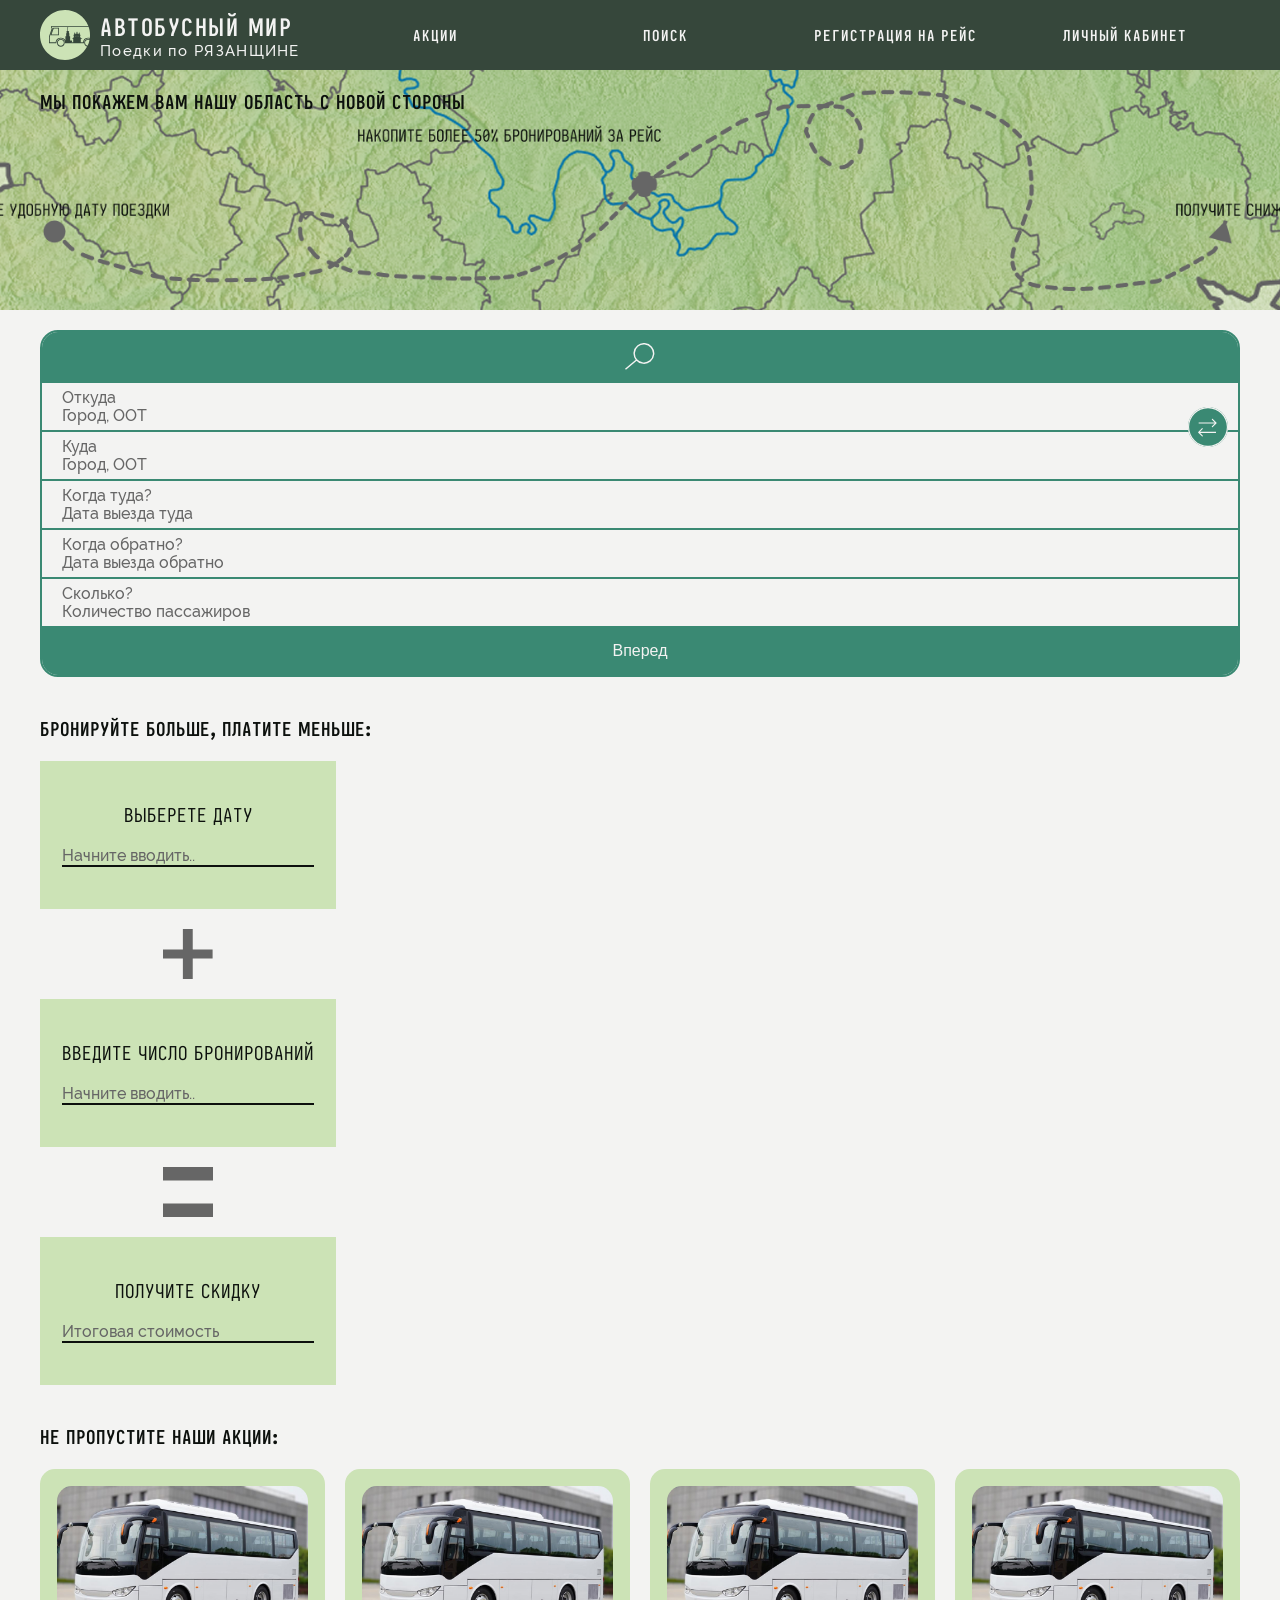
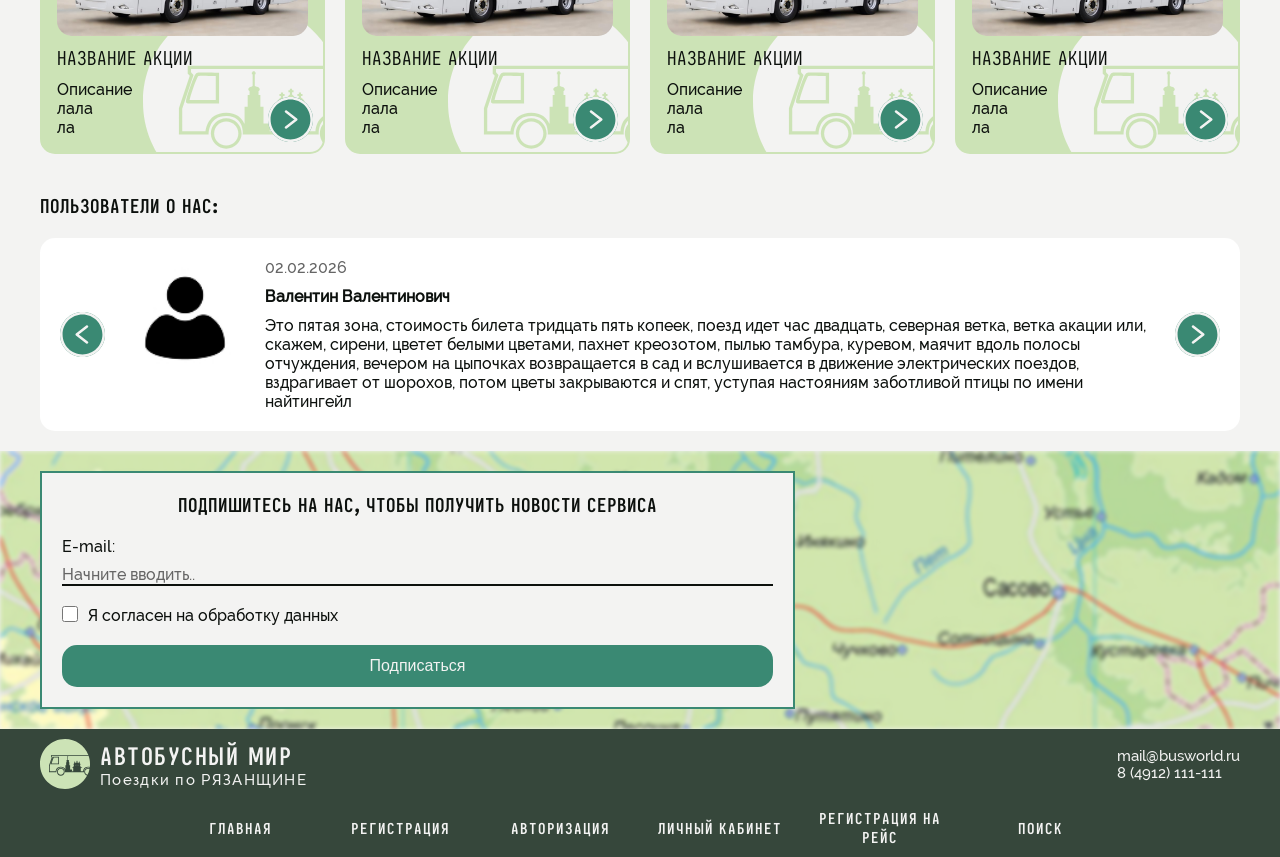
<file: index.html>
<!DOCTYPE html>
<html lang="ru">

<head>
    <title></title>
    <meta charset="utf-8">
    <meta name="viewport" content="width=device-width, initial-scale=1.0">
    <link rel="stylesheet" href="css/style.css">
    <script src="js/code.js" defer></script>

</head>

<body>
    <header>
        <div class="inner-header">
            <a href="index.html">
                <div class="logo-name">
                    <div class="img logo"></div>
                    <div class="name">
                        <h2>Автобусный мир</h2>
                        <p>Поедки по РЯЗАНЩИНЕ</p>
                    </div>
                </div>
            </a>

            <div class="burnav" id="burnav">
                <div class="hamburger-close" id="hamburger-close">
                    <h2>Х</h2>
                </div>
                <ul class="nav-burnav">
                    <a class="burnav-link" href="index.html#sec-sales">
                        <li class="burnav-opt">
                            Акции
                        </li>
                    </a>
                    <a class="burnav-link" href="search.html">
                        <li class="burnav-opt">
                            Поиск
                        </li>
                    </a>
                    <a class="burnav-link" href="booking.html">
                        <li class="burnav-opt">
                            Регистрация на рейс
                        </li>
                    </a>
                    <a class="burnav-link" href="profile.html">
                        <li class="burnav-opt">
                            Личный кабинет
                        </li>
                    </a>
                </ul>
            </div>

            <ul class="nav-header">
                <a class="burnav-link" href="index.html#sec-sales">
                    <li class="nav-opt">
                        Акции
                    </li>
                </a>
                <a class="burnav-link" href="search.html">
                    <li class="nav-opt">
                        Поиск
                    </li>
                </a>
                <a class="burnav-link" href="booking.html">
                    <li class="nav-opt">
                        Регистрация на рейс
                    </li>
                </a>
                <a class="burnav-link" href="profile.html">
                    <li class="nav-opt">
                        Личный кабинет
                    </li>
                </a>
            </ul>

            <div id="hamburger-button" class="hamburger-button">
                <span class="hamburger-line"></span>
                <span class="hamburger-line"></span>
                <span class="hamburger-line"></span>
            </div>


        </div>
    </header>

    <main>
        <div class="inner-main">

            <div class="section sec-facts">
                <h3>Мы покажем вам нашу область с новой стороны</h3>
                <!-- <div class="facts">
                    <p class="font-header" id="fact-1">Выберете дату поездки</p>
                    <p class="font-header" id="fact-2">Набирите более 50% бронирований за рейс</p>
                    <p class="font-header" id="fact-3">Получите снижение стомости</p>
                </div>
                <div class="facts-bg"></div> -->
            </div>

            <div class="section sec-search">
                <div class="search">
                    <a href="search.html">
                        <div class="img search-icon"></div>
                    </a>
                    <div class="search-fields">
                        <label for="search-field-from-input" class="search-field" id="search-field-from">
                            <p class="font-plus">Откуда</p>
                            <input type="text" maxlength="100" placeholder="Город, ООТ" name="search-field-from-input" id="search-field-from-input">
                        </label>

                        <label for="search-field-to-input" class="search-field" id="search-field-to">
                            <p class="font-plus">Куда</p>
                            <input type="text" maxlength="100" placeholder="Город, ООТ" name="search-field-to-input" id="search-field-to-input">
                        </label>

                        <label for="search-field-from-when-input" class="search-field" id="search-field-from-when">
                            <p class="font-plus">Когда туда?</p>
                            <input type="text" placeholder="Дата выезда туда" name="search-field-from-when-input" id="search-field-from-when-input">
                        </label>

                        <label for="search-field-to-when-input" class="search-field" id="search-field-to-when">
                            <p class="font-plus">Когда обратно?</p>
                            <input type="text" placeholder="Дата выезда обратно" name="search-field-to-when-input" id="search-field-to-when-input">
                        </label>

                        <label for="search-field-amount-input" class="search-field" id="search-field-amount">
                            <p class="font-plus">Сколько?</p>
                            <input type="number" readonly placeholder="Количество пассажиров" name="search-field-amount-input" id="search-field-amount-input" >
                        </label>

                        <button class="but-icon but-swap" id="but-swap"></button>
                    </div>

                    <button class="search-but" onclick="window.location='search.html'">Вперед</button>
                </div>

                <div class="search-more" id="search-more">
                    <div class="from-list l" id="from-list">
                        <ul class="l" id="fr-l">
                            <li class="opt-from">Алмазово</li>
                            <li class="opt-from">Агро-Пустынь</li>
                            <li class="opt-from">Аделено</li>
                            <li class="opt-from">Агеево</li>
                            <li class="opt-from">Аладьино</li>
                        </ul>
                    </div>

                    <div class="to-list" id="to-list">
                        <ul class="l" id="to-l">
                            <li class="opt-to">Алмазово</li>
                            <li class="opt-to">Агро-Пустынь</li>
                            <li class="opt-to">Аделено</li>
                            <li class="opt-to">Агеево</li>
                            <li class="opt-to">Аладьино</li>
                        </ul>
                    </div>

                    <div class="from-when-list l" id="fr-when-l">
                        <div class="month">
                            <div class="prev-month"></div>
                            <p>январь 2026</p>
                            <div class="next-month"></div>
                        </div>
                        <table class="calendar">
                            <tr>
                                <td class="calendar-weakday">Пн</td>
                                <td class="calendar-weakday">Вт</td>
                                <td class="calendar-weakday">Ср</td>
                                <td class="calendar-weakday">Чт</td>
                                <td class="calendar-weakday">Пт</td>
                                <td class="calendar-weakday">Сб</td>
                                <td class="calendar-weakday">Вс</td>
                            </tr>
                            <tr>
                                <td class="calendar-not-this-month">29</td>
                                <td class="calendar-not-this-month">30</td>
                                <td class="calendar-not-this-month">31</td>
                                <td class="calendar-this-month">1</td>
                                <td class="calendar-this-month">2</td>
                                <td class="calendar-this-month">3</td>
                                <td class="calendar-this-month">4</td>
                            </tr>
                            <tr>
                                <td class="calendar-this-month">5</td>
                                <td class="calendar-this-month">6</td>
                                <td class="calendar-this-month today">7</td>
                                <td class="calendar-this-month">8</td>
                                <td class="calendar-this-month">9</td>
                                <td class="calendar-this-month">10</td>
                                <td class="calendar-this-month">11</td>
                            </tr>
                            <tr>
                                <td class="calendar-this-month">12</td>
                                <td class="calendar-this-month">13</td>
                                <td class="calendar-this-month">14</td>
                                <td class="calendar-this-month">15</td>
                                <td class="calendar-this-month">16</td>
                                <td class="calendar-this-month">17</td>
                                <td class="calendar-this-month">18</td>
                            </tr>
                            <tr>
                                <td class="calendar-this-month">19</td>
                                <td class="calendar-this-month">20</td>
                                <td class="calendar-this-month">21</td>
                                <td class="calendar-this-month">22</td>
                                <td class="calendar-this-month">23</td>
                                <td class="calendar-this-month">24</td>
                                <td class="calendar-this-month">25</td>
                            </tr>
                            <tr>
                                <td class="calendar-this-month">26</td>
                                <td class="calendar-this-month">27</td>
                                <td class="calendar-this-month">28</td>
                                <td class="calendar-this-month">29</td>
                                <td class="calendar-this-month">30</td>
                                <td class="calendar-this-month">31</td>
                                <td class="calendar-not-this-month">1</td>
                            </tr>
                        </table>
                    </div>

                    <div class="to-when-list l" id="to-when-l">
                        <div class="month">
                            <div class="prev-month"></div>
                            <p>январь 2026</p>
                            <div class="next-month"></div>
                        </div>

                        <table class="calendar">
                            <tr>
                                <td class="calendar-weakday">Пн</td>
                                <td class="calendar-weakday">Вт</td>
                                <td class="calendar-weakday">Ср</td>
                                <td class="calendar-weakday">Чт</td>
                                <td class="calendar-weakday">Пт</td>
                                <td class="calendar-weakday">Сб</td>
                                <td class="calendar-weakday">Вс</td>
                            </tr>
                            <tr>
                                <td class="calendar-not-this-month">29</td>
                                <td class="calendar-not-this-month">30</td>
                                <td class="calendar-not-this-month">31</td>
                                <td class="calendar-this-month">1</td>
                                <td class="calendar-this-month">2</td>
                                <td class="calendar-this-month">3</td>
                                <td class="calendar-this-month">4</td>
                            </tr>
                            <tr>
                                <td class="calendar-this-month">5</td>
                                <td class="calendar-this-month">6</td>
                                <td class="calendar-this-month today">7</td>
                                <td class="calendar-this-month">8</td>
                                <td class="calendar-this-month">9</td>
                                <td class="calendar-this-month">10</td>
                                <td class="calendar-this-month">11</td>
                            </tr>
                            <tr>
                                <td class="calendar-this-month">12</td>
                                <td class="calendar-this-month">13</td>
                                <td class="calendar-this-month">14</td>
                                <td class="calendar-this-month">15</td>
                                <td class="calendar-this-month">16</td>
                                <td class="calendar-this-month">17</td>
                                <td class="calendar-this-month">18</td>
                            </tr>
                            <tr>
                                <td class="calendar-this-month">19</td>
                                <td class="calendar-this-month">20</td>
                                <td class="calendar-this-month">21</td>
                                <td class="calendar-this-month">22</td>
                                <td class="calendar-this-month">23</td>
                                <td class="calendar-this-month">24</td>
                                <td class="calendar-this-month">25</td>
                            </tr>
                            <tr>
                                <td class="calendar-this-month">26</td>
                                <td class="calendar-this-month">27</td>
                                <td class="calendar-this-month">28</td>
                                <td class="calendar-this-month">29</td>
                                <td class="calendar-this-month">30</td>
                                <td class="calendar-this-month">31</td>
                                <td class="calendar-not-this-month">1</td>
                            </tr>
                        </table>
                    </div>

                    <div class="amount-list l" id="amount-l">
                        <button class="but-icon amount-minus" id="amount-minus" onclick="if (document.getElementById('amount-list-number').value > 1) {document.getElementById('amount-list-number').value--;document.getElementById('search-field-amount-input').value = document.getElementById('amount-list-number').value;}"></button>
                        <input type="number" readonly min="0" max="12" id="amount-list-number" name="amount-list-number" value="1">
                        <button class="but-icon amount-plus" id="amount-plus" onclick="if (document.getElementById('amount-list-number').value < 12) {document.getElementById('amount-list-number').value++; document.getElementById('search-field-amount-input').value = document.getElementById('amount-list-number').value;}"></button>
                    </div>
                </div>
            </div>

            <div class="section sec-concepts">
                <h3>Бронируйте больше, платите меньше:</h3>
                <div class="concepts">
                    <label for="concept-date" class="concept">
                        <p class="font-header">Выберете дату</p>
                        <input type="text" placeholder="Начните вводить.." id="concept-date" name="concept-date">
                    </label>

                    <div class="img symbol-plus"></div>

                    <label for="concept-amount" class="concept">
                        <p class="font-header">Введите число бронирований</p>
                        <input type="number" min="0" max="12" placeholder="Начните вводить.." id="concept-amount" name="concept-amount">
                    </label>

                    <div class="img symbol-equal"></div>

                    <label for="concept-res" class="concept">
                        <p class="font-header">Получите скидку</p>
                        <input type="text" readonly placeholder="Итоговая стоимость" id="concept-res" name="concept-res">
                    </label>
                </div>
            </div>

            <div class="section sec-sales" id="sec-sales">
                <h3>Не пропустите наши акции:</h3>
                <div class="list-sales">
                    <div class="sale" id="sale-1">
                        <div class="img sale-img-bg"></div>
                        <div class="img sale-img"></div>
                        <p class="font-header sale-name">Название акции</p>
                        <p class="sale-info">
                            Описание
                            <br> лала
                            <br>ла
                        </p>
                        <button class="but-icon but-more sale-but-more"></button>
                    </div>

                    <div class="sale" id="sale-2">
                        <div class="img sale-img-bg"></div>
                        <div class="img sale-img"></div>
                        <p class="font-header sale-name">Название акции</p>
                        <p class="sale-info">
                            Описание
                            <br> лала
                            <br>ла
                        </p>
                        <button class="but-icon but-more sale-but-more"></button>
                    </div>

                    <div class="sale" id="sale-3">
                        <div class="img sale-img-bg"></div>
                        <div class="img sale-img"></div>
                        <p class="font-header sale-name">Название акции</p>
                        <p class="sale-info">
                            Описание
                            <br> лала
                            <br>ла
                        </p>
                        <button class="but-icon but-more sale-but-more"></button>
                    </div>

                    <div class="sale" id="sale-4">
                        <div class="img sale-img-bg"></div>
                        <div class="img sale-img"></div>
                        <p class="font-header sale-name">Название акции</p>
                        <p class="sale-info">
                            Описание
                            <br> лала
                            <br>ла
                        </p>
                        <button class="but-icon but-more sale-but-more"></button>
                    </div>
                </div>
            </div>

            <div class="section sec-comments">
                <h3>Пользователи о нас:</h3>
                <div class="slide-comment">
                    <button class="prev-comment but-icon"  id="prev-comment"></button>

                    <div class="comment" id="comment-1">
                        <div class="img comment-img"></div>
                        <div class="comment-info">
                            <p class="font-plus comment-info-date">02.02.2026</p>
                            <p class="comment-info-name">Валентин Валентинович</p>
                            <p class="comment-info-text">
                                Это пятая зона, стоимость билета тридцать пять копеек, поезд идет час двадцать, северная ветка, ветка акации или, скажем, сирени, цветет белыми цветами, пахнет креозотом, пылью тамбура, куревом, маячит вдоль полосы отчуждения, вечером на цыпочках возвращается
                                в сад и вслушивается в движение электрических поездов, вздрагивает от шорохов, потом цветы закрываются и спят, уступая настояниям заботливой птицы по имени найтингейл
                            </p>
                        </div>
                    </div>

                    <div class="comment" id="comment-2" style="display: none;">
                        <div class="img comment-img"></div>
                        <div class="comment-info">
                            <p class="font-plus comment-info-date">02.02.2026</p>
                            <p class="comment-info-name">Валентин Валерьевич</p>
                            <p class="comment-info-text">
                                Это пятая зона, стоимость билета тридцать пять копеек, поезд идет час двадцать, северная ветка, ветка акации или, скажем, сирени, цветет белыми цветами, пахнет креозотом, пылью тамбура, куревом, маячит вдоль полосы отчуждения, вечером на цыпочках возвращается
                                в сад и вслушивается в движение электрических поездов, вздрагивает от шорохов, потом цветы закрываются и спят, уступая настояниям заботливой птицы по имени найтингейл
                            </p>
                        </div>
                    </div>

                    <div class="comment" id="comment-3" style="display: none;">
                        <div class="img comment-img"></div>
                        <div class="comment-info">
                            <p class="font-plus comment-info-date">02.02.2026</p>
                            <p class="comment-info-name">Валентин Владиславович</p>
                            <p class="comment-info-text">
                                Это пятая зона, стоимость билета тридцать пять копеек, поезд идет час двадцать, северная ветка, ветка акации или, скажем, сирени, цветет белыми цветами, пахнет креозотом, пылью тамбура, куревом, маячит вдоль полосы отчуждения, вечером на цыпочках возвращается
                                в сад и вслушивается в движение электрических поездов, вздрагивает от шорохов, потом цветы закрываются и спят, уступая настояниям заботливой птицы по имени найтингейл
                            </p>
                        </div>
                    </div>

                    <button class="next-comment but-icon" id="next-comment"></button>
                </div>
            </div>

            <div class="section sec-subscription">
                <div class="img sub-bg"></div>
                <form class="subscription">
                    <h3>Подпишитесь на нас, чтобы получить новости сервиса</h3>
                    <label for="sub-email" class="form-field">
                        <p>E-mail:</p>
                        <input type="email" required id="sub-email" name="sub-email" placeholder="Начните вводить..">
                    </label>

                    <label for="sub-agree" class="form-agree">
                        <input type="checkbox" required id="sub-agree" name="sub-agree">
                        <p>Я согласен на обработку данных</p>
                    </label>

                    <button type="submit" class="but-main but-form">Подписаться</button>
                </form>
            </div>

        </div>
    </main>

    <footer>
        <div class="inner-footer">
            <div class="logo-name-email-tel">
                <a href="index.html">
                    <div class="logo-name">
                        <div class="img logo"></div>
                        <div class="name">
                            <h2>Автобусный мир</h2>
                            <p>Поездки по РЯЗАНЩИНЕ</p>
                        </div>
                    </div>
                </a>

                <div class="email-tel">
                    <p> mail@busworld.ru</p>
                    <p>8 (4912) 111-111</p>
                </div>
            </div>
            <nav>
                <ul class="nav-footer">
                    <a class="nav-link" href="index.html">
                        <li class="nav-opt">
                            Главная
                        </li>
                    </a>
                    <a class="nav-link" href="register.html">
                        <li class="nav-opt">
                            Регистрация
                        </li>
                    </a>
                    <a class="nav-link" href="login.html">
                        <li class="nav-opt">
                            Авторизация
                        </li>
                    </a>
                    <a class="nav-link" href="profile.html">
                        <li class="nav-opt">
                            Личный кабинет
                        </li>
                    </a>
                    <a class="nav-link" href="booking.html">
                        <li class="nav-opt">
                            Регистрация на рейс
                        </li>
                    </a>
                    <a class="nav-link" href="search.html">
                        <li class="nav-opt">
                            Поиск
                        </li>
                    </a>
                </ul>
            </nav>
        </div>
    </footer>
</body>

</html>
</file>
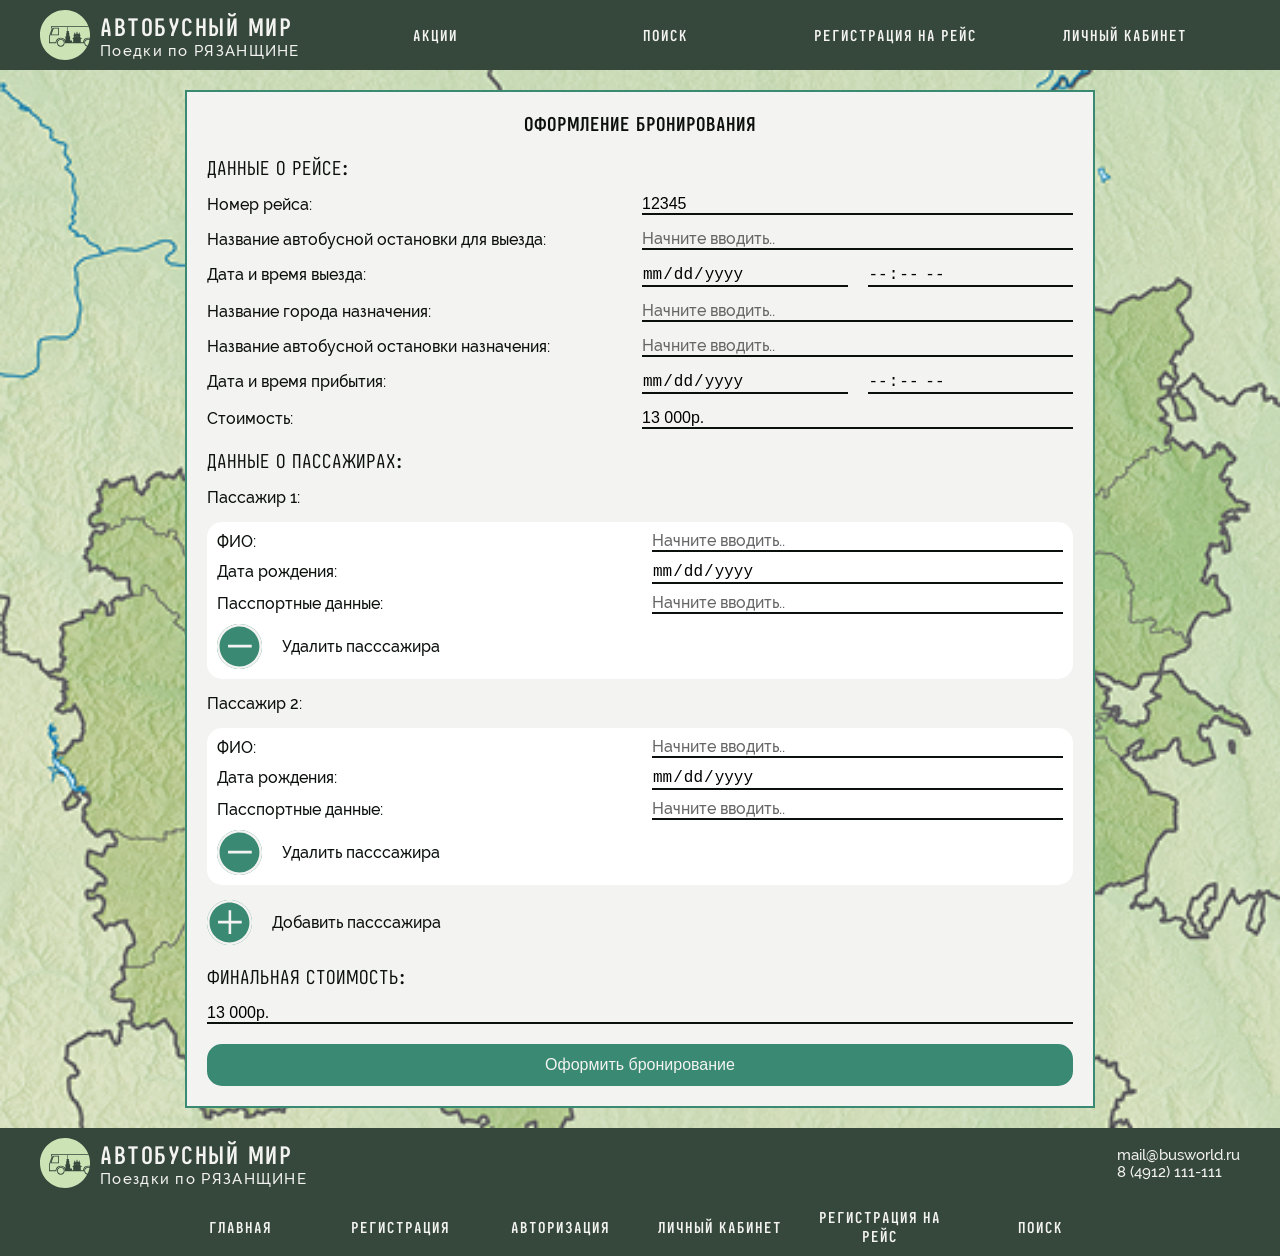
<file: booking.html>
<!DOCTYPE html>
<html lang="ru">

<head>
    <title></title>
    <meta charset="utf-8">
    <meta name="viewport" content="width=device-width, initial-scale=1.0">
    <link rel="stylesheet" href="css/style.css">
    <script src="js/code.js" defer></script>

</head>

<body>
    <header>
        <div class="inner-header">
            <a href="index.html">
                <div class="logo-name">
                    <div class="img logo"></div>
                    <div class="name">
                        <h2>Автобусный мир</h2>
                        <p>Поедки по РЯЗАНЩИНЕ</p>
                    </div>
                </div>
            </a>

            <div class="burnav" id="burnav">
                <div class="hamburger-close" id="hamburger-close">
                    <h2>Х</h2>
                </div>
                <ul class="nav-burnav">
                    <a class="burnav-link" href="index.html#sec-sales">
                        <li class="burnav-opt">
                            Акции
                        </li>
                    </a>
                    <a class="burnav-link" href="search.html">
                        <li class="burnav-opt">
                            Поиск
                        </li>
                    </a>
                    <a class="burnav-link" href="booking.html">
                        <li class="burnav-opt">
                            Регистрация на рейс
                        </li>
                    </a>
                    <a class="burnav-link" href="profile.html">
                        <li class="burnav-opt">
                            Личный кабинет
                        </li>
                    </a>
                </ul>
            </div>

            <ul class="nav-header">
                <a class="burnav-link" href="index.html#sec-sales">
                    <li class="nav-opt">
                        Акции
                    </li>
                </a>
                <a class="burnav-link" href="search.html">
                    <li class="nav-opt">
                        Поиск
                    </li>
                </a>
                <a class="burnav-link" href="booking.html">
                    <li class="nav-opt">
                        Регистрация на рейс
                    </li>
                </a>
                <a class="burnav-link" href="profile.html">
                    <li class="nav-opt">
                        Личный кабинет
                    </li>
                </a>
            </ul>

            <div id="hamburger-button" class="hamburger-button">
                <span class="hamburger-line"></span>
                <span class="hamburger-line"></span>
                <span class="hamburger-line"></span>
            </div>


        </div>
    </header>

    <main>
        <div class="inner-main">

            <div class="section sec-form sec-booking">
                <form class="booking">
                    <h3>Оформление бронирования</h3>

                    <div class="form-sec form-sec-trip">
                        <p class="font-header form-sec-header">Данные о рейсе:</p>

                        <label for="book-trip" class="form-field">
                            <p>Номер рейса:</p>
                            <input type="text" id="book-trip" name="book-trip" placeholder="Начните вводить.." value="12345">
                        </label>

                        <label for="book-from-oot" class="form-field">
                            <p>Название автобусной остановки для выезда:</p>
                            <input type="text" id="book-from-oot" name="book-from-oot" placeholder="Начните вводить.." value="">
                        </label>

                        <label for="book-from-when" class="form-field">
                            <p>Дата и время выезда:</p>
                            <div class="form-inputs" id="book-from-when">
                                <input type="date" id="book-from-when-date" name="book-from-when-date" placeholder="Начните вводить.." value="">
                                <input type="time" id="book-from-when-time" name="book-from-when-time" placeholder="Начните вводить.." value="">
                            </div>
                        </label>

                        <label for="book-to-city" class="form-field">
                            <p>Название города назначения:</p>
                            <input type="text" id="book-to-city" name="book-to-city" placeholder="Начните вводить.." value="">
                        </label>

                        <label for="book-to-oot" class="form-field">
                            <p>Название автобусной остановки назначения:</p>
                            <input type="text" id="book-to-oot" name="book-to-oot" placeholder="Начните вводить.." value="">
                        </label>

                        <label for="book-to-when" class="form-field">
                            <p>Дата и время прибытия:</p>
                            <div class="form-inputs" id="book-to-when">
                                <input type="date" id="book-from-to-date" name="book-from-to-date" placeholder="Начните вводить.." value="">
                                <input type="time" id="book-from-to-time" name="book-from-to-time" placeholder="Начните вводить.." value="">
                            </div>
                        </label>

                        <label for="book-cost" class="form-field">
                            <p>Стоимость:</p>
                            <input type="text" readonly id="book-cost" name="book-cost" placeholder="Начните вводить.." value="13 000p.">
                        </label>
                    </div>

                    <div class="form-sec form-sec-passengers">
                        <p class="font-header form-sec-header">Данные о пассажирах:</p>

                        <p>Пассажир 1:</p>

                        <div class="passenger" id="passenger-1">
                            <label for="book-passg-name" class="form-field">
                                <p>ФИО:</p>
                                <input type="text" id="book-passg-name" name="book-passg-name" placeholder="Начните вводить.." value="">
                            </label>

                            <label for="book-passg-date" class="form-field">
                                <p>Дата рождения:</p>
                                <input type="date" id="book-passg-date" name="book-passg-date" placeholder="Начните вводить.." value="">
                            </label>

                            <label for="book-passg-passport" class="form-field">
                                <p>Пасспортные данные:</p>
                                <input type="text" id="book-passg-passport" name="book-passg-passport" placeholder="Начните вводить.." value="">
                            </label>

                            <label for="book-del-pass" class="del-passenger">
                                <p>Удалить пасссажира</p>
                                <button class="but-icon but-minus"></button>
                            </label>
                        </div>
                        
                        <p>Пассажир 2:</p>

                        <div class="passenger" id="passenger-2">
                            <label for="book-passg-name" class="form-field">
                                <p>ФИО:</p>
                                <input type="text" id="book-passg-name" name="book-passg-name" placeholder="Начните вводить.." value="">
                            </label>

                            <label for="book-passg-date" class="form-field">
                                <p>Дата рождения:</p>
                                <input type="date" id="book-passg-date" name="book-passg-date" placeholder="Начните вводить.." value="">
                            </label>

                            <label for="book-passg-passport" class="form-field">
                                <p>Пасспортные данные:</p>
                                <input type="text" id="book-passg-passport" name="book-passg-passport" placeholder="Начните вводить.." value="">
                            </label>

                            <label for="book-del-pass" class="del-passenger">
                                <p>Удалить пасссажира</p>
                                <button class="but-icon but-minus"></button>
                            </label>
                        </div>

                        <label for="book-plus-pass" class="plus-passenger">
                            <p>Добавить пасссажира</p>
                            <button class="but-icon but-plus"></button>
                        </label>

                    </div>

                    <div class="form-sec form-sec-cost">
                        <p class="font-header form-sec-header">Финальная стоимость:</p>
                        <input type="text" id="book-fin-cost" name="book-fin-cost" placeholder="Начните вводить.." value="13 000p.">
                    </div>
                    
                    <button type="button" onclick="window.location='booking_management.html'" class="but-main but-form">Оформить бронирование</button>
                </form>
            </div>

        </div>
    </main>

    <footer>
        <div class="inner-footer">
            <div class="logo-name-email-tel">
                <a href="index.html">
                    <div class="logo-name">
                        <div class="img logo"></div>
                        <div class="name">
                            <h2>Автобусный мир</h2>
                            <p>Поездки по РЯЗАНЩИНЕ</p>
                        </div>
                    </div>
                </a>

                <div class="email-tel">
                    <p> mail@busworld.ru</p>
                    <p>8 (4912) 111-111</p>
                </div>
            </div>
            <nav>
                <ul class="nav-footer">
                    <a class="nav-link" href="index.html">
                        <li class="nav-opt">
                            Главная
                        </li>
                    </a>
                    <a class="nav-link" href="register.html">
                        <li class="nav-opt">
                            Регистрация
                        </li>
                    </a>
                    <a class="nav-link" href="login.html">
                        <li class="nav-opt">
                            Авторизация
                        </li>
                    </a>
                    <a class="nav-link" href="profile.html">
                        <li class="nav-opt">
                            Личный кабинет
                        </li>
                    </a>
                    <a class="nav-link" href="booking.html">
                        <li class="nav-opt">
                            Регистрация на рейс
                        </li>
                    </a>
                    <a class="nav-link" href="search.html">
                        <li class="nav-opt">
                            Поиск
                        </li>
                    </a>
                </ul>
            </nav>
        </div>
    </footer>
</body>

</html>
</file>
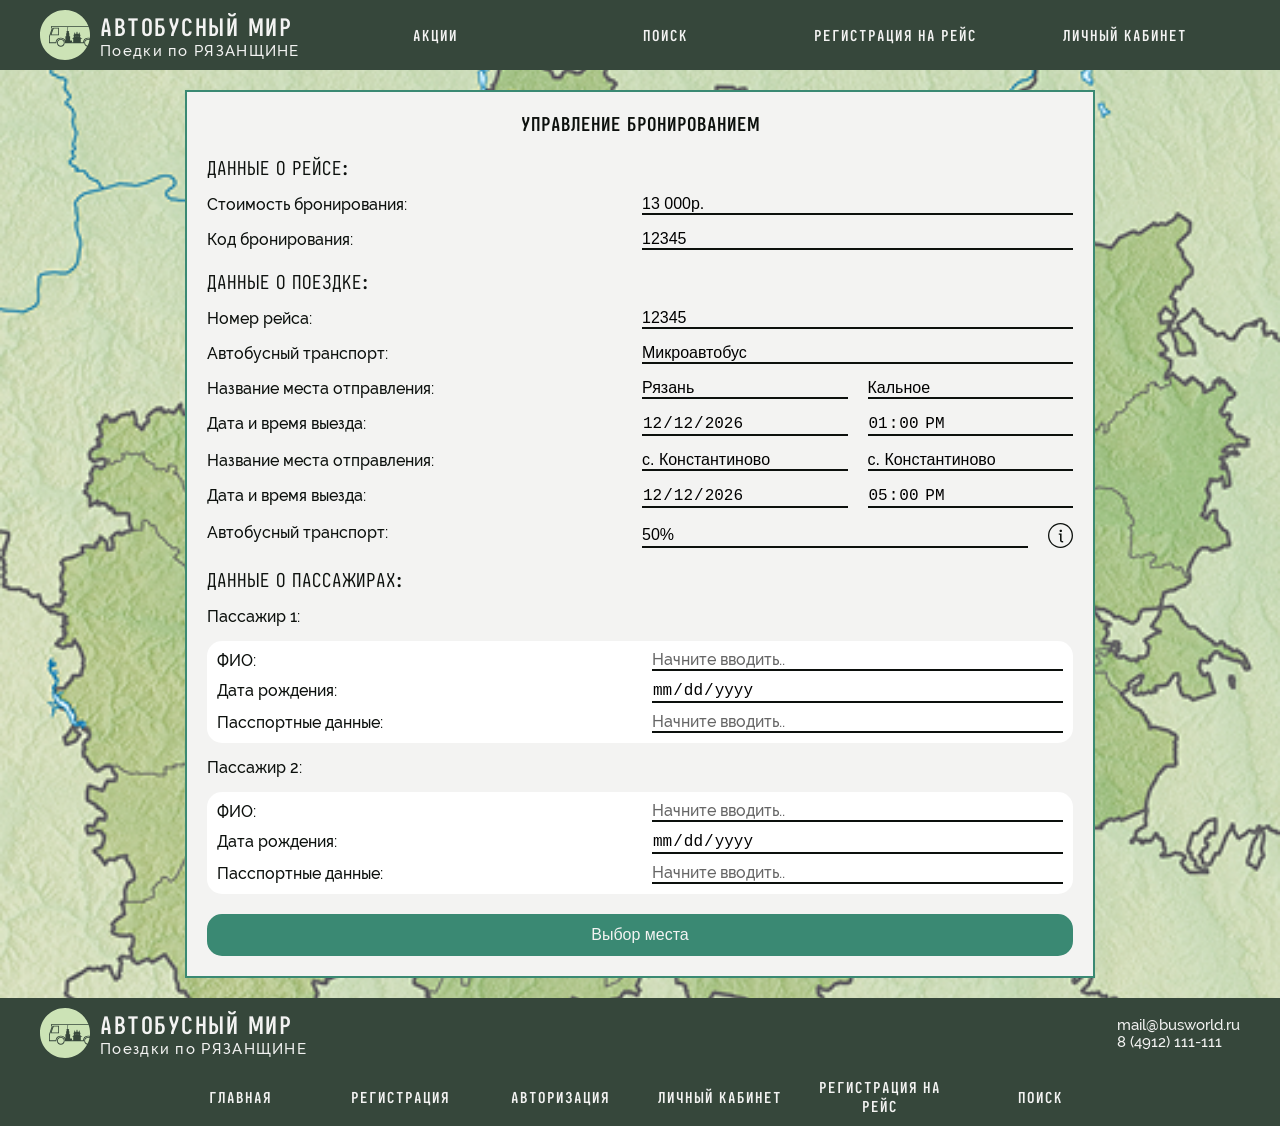
<file: booking_management.html>
<!DOCTYPE html>
<html lang="ru">

<head>
    <title></title>
    <meta charset="utf-8">
    <meta name="viewport" content="width=device-width, initial-scale=1.0">
    <link rel="stylesheet" href="css/style.css">
    <script src="js/code.js" defer></script>

</head>

<body>
    <header>
        <div class="inner-header">
            <a href="index.html">
                <div class="logo-name">
                    <div class="img logo"></div>
                    <div class="name">
                        <h2>Автобусный мир</h2>
                        <p>Поедки по РЯЗАНЩИНЕ</p>
                    </div>
                </div>
            </a>

            <div class="burnav" id="burnav">
                <div class="hamburger-close" id="hamburger-close">
                    <h2>Х</h2>
                </div>
                <ul class="nav-burnav">
                    <a class="burnav-link" href="index.html#sec-sales">
                        <li class="burnav-opt">
                            Акции
                        </li>
                    </a>
                    <a class="burnav-link" href="search.html">
                        <li class="burnav-opt">
                            Поиск
                        </li>
                    </a>
                    <a class="burnav-link" href="booking.html">
                        <li class="burnav-opt">
                            Регистрация на рейс
                        </li>
                    </a>
                    <a class="burnav-link" href="profile.html">
                        <li class="burnav-opt">
                            Личный кабинет
                        </li>
                    </a>
                </ul>
            </div>

            <ul class="nav-header">
                <a class="burnav-link" href="index.html#sec-sales">
                    <li class="nav-opt">
                        Акции
                    </li>
                </a>
                <a class="burnav-link" href="search.html">
                    <li class="nav-opt">
                        Поиск
                    </li>
                </a>
                <a class="burnav-link" href="booking.html">
                    <li class="nav-opt">
                        Регистрация на рейс
                    </li>
                </a>
                <a class="burnav-link" href="profile.html">
                    <li class="nav-opt">
                        Личный кабинет
                    </li>
                </a>
            </ul>

            <div id="hamburger-button" class="hamburger-button">
                <span class="hamburger-line"></span>
                <span class="hamburger-line"></span>
                <span class="hamburger-line"></span>
            </div>


        </div>
    </header>

    <main>
        <div class="inner-main">

            <div class="section sec-form sec-booking-manage">
                <form class="booking-manage">
                    <h3>Управление бронированием</h3>

                    <div class="form-sec form-sec-ride">
                        <p class="font-header form-sec-header">Данные о рейсе:</p>
                    
                        <label for="book-manage-cost" class="form-field">
                            <p>Стоимость бронирования:</p>
                            <input type="text" id="book-manage-cost" name="book-manage-cost" placeholder="Начните вводить.." value="13 000р.">
                        </label>

                        <label for="book-manage-code" class="form-field">
                            <p>Код бронирования:</p>
                            <input type="text" id="book-manage-code" name="book-manage-code" placeholder="Начните вводить.." value="12345">
                        </label>


                    </div>

                    <div class="form-sec form-sec-trip">
                        <p class="font-header form-sec-header">Данные о поездке:</p>

                        <label for="book-manage-trip" class="form-field">
                            <p>Номер рейса:</p>
                            <input type="text" id="book-manage-trip" name="book-manage-trip" placeholder="Начните вводить.." value="12345">
                        </label>

                        <label for="book-manage-auto" class="form-field">
                            <p>Автобусный транспорт:</p>
                            <input type="text" id="book-manage-auto" name="book-manage-auto" placeholder="Начните вводить.." value="Микроавтобус">
                        </label>

                        <label for="book-manage-from" class="form-field">
                            <p>Название места отправления:</p>
                            <div class="form-inputs" id="book-manage-from">
                                <input type="text" id="book-manage-from-city" name="book-manage-from-city" placeholder="Начните вводить.." value="Рязань">
                                <input type="text" id="book-manage-from-oot" name="book-manage-from-oot" placeholder="Начните вводить.." value="Кальное">
                            </div>
                        </label>

                        <label for="book-manage-from-when" class="form-field">
                            <p>Дата и время выезда:</p>
                            <div class="form-inputs" id="book-manage-from">
                                <input type="date" id="book-manage-from-when-date" name="book-manage-from-when-date" placeholder="Начните вводить.." value="2026-12-12">
                                <input type="time" id="book-manage-from-when-time" name="book-manage-from-when-time" placeholder="Начните вводить.." value="13:00">
                            </div>
                        </label>

                        <label for="book-manage-to" class="form-field">
                            <p>Название места отправления:</p>
                            <div class="form-inputs" id="book-manage-from">
                                <input type="text" id="book-manage-to-city" name="book-manage-to-city" placeholder="Начните вводить.." value="с. Константиново">
                                <input type="text" id="book-manage-to-oot" name="book-manage-to-oot" placeholder="Начните вводить.." value="с. Константиново">
                            </div>
                        </label>

                        <label for="book-manage-to-when" class="form-field">
                            <p>Дата и время выезда:</p>
                            <div class="form-inputs" id="book-manage-from">
                                <input type="date" id="book-manage-to-when-date" name="book-manage-to-when-date" placeholder="Начните вводить.." value="2026-12-12">
                                <input type="time" id="book-manage-to-when-time" name="book-manage-to-when-time" placeholder="Начните вводить.." value="17:00">
                            </div>
                        </label>

                        <label for="book-manage-chance" class="form-field">
                            <p>Автобусный транспорт:</p>
                            <div class="form-inputs" id="book-manage-chances">
                                <input type="text" id="book-manage-chance" name="book-manage-chance" placeholder="Начните вводить.." value="50%">
                                <div class="icon-more"></div>
                            </div>
                        </label>
                    </div>

                    <div class="form-sec form-sec-passengers">
                        <p class="font-header form-sec-header">Данные о пассажирах:</p>

                        <p>Пассажир 1:</p>

                        <div class="passenger" id="passenger-1">
                            <label for="book-passg-name" class="form-field">
                                <p>ФИО:</p>
                                <input type="text" id="book-passg-name" name="book-passg-name" placeholder="Начните вводить.." value="">
                            </label>

                            <label for="book-passg-date" class="form-field">
                                <p>Дата рождения:</p>
                                <input type="date" id="book-passg-date" name="book-passg-date" placeholder="Начните вводить.." value="">
                            </label>

                            <label for="book-passg-passport" class="form-field">
                                <p>Пасспортные данные:</p>
                                <input type="text" id="book-passg-passport" name="book-passg-passport" placeholder="Начните вводить.." value="">
                            </label>

                            <label for="book-del-pass" class="del-passenger book-manage">
                                <p>Удалить пасссажира</p>
                                <button class="but-icon but-minus"></button>
                            </label>
                        </div>
                        
                        <p>Пассажир 2:</p>

                        <div class="passenger" id="passenger-2">
                            <label for="book-passg-name" class="form-field">
                                <p>ФИО:</p>
                                <input type="text" id="book-passg-name" name="book-passg-name" placeholder="Начните вводить.." value="">
                            </label>

                            <label for="book-passg-date" class="form-field">
                                <p>Дата рождения:</p>
                                <input type="date" id="book-passg-date" name="book-passg-date" placeholder="Начните вводить.." value="">
                            </label>

                            <label for="book-passg-passport" class="form-field">
                                <p>Пасспортные данные:</p>
                                <input type="text" id="book-passg-passport" name="book-passg-passport" placeholder="Начните вводить.." value="">
                            </label>

                            <label for="book-del-pass" class="del-passenger book-manage">
                                <p>Удалить пасссажира</p>
                                <button class="but-icon but-minus "></button>
                            </label>
                        </div>

                        <label for="book-plus-pass" class="plus-passenger book-manage">
                            <p>Добавить пасссажира</p>
                            <button class="but-icon but-plus "></button>
                        </label>

                    </div>
                    
                    <button type="button" class="but-main but-form" onclick="window.location='seat.html'">Выбор места</button>
                </form>
            </div>

        </div>
    </main>

    <footer>
        <div class="inner-footer">
            <div class="logo-name-email-tel">
                <a href="index.html">
                    <div class="logo-name">
                        <div class="img logo"></div>
                        <div class="name">
                            <h2>Автобусный мир</h2>
                            <p>Поездки по РЯЗАНЩИНЕ</p>
                        </div>
                    </div>
                </a>

                <div class="email-tel">
                    <p> mail@busworld.ru</p>
                    <p>8 (4912) 111-111</p>
                </div>
            </div>
            <nav>
                <ul class="nav-footer">
                    <a class="nav-link" href="index.html">
                        <li class="nav-opt">
                            Главная
                        </li>
                    </a>
                    <a class="nav-link" href="register.html">
                        <li class="nav-opt">
                            Регистрация
                        </li>
                    </a>
                    <a class="nav-link" href="login.html">
                        <li class="nav-opt">
                            Авторизация
                        </li>
                    </a>
                    <a class="nav-link" href="profile.html">
                        <li class="nav-opt">
                            Личный кабинет
                        </li>
                    </a>
                    <a class="nav-link" href="booking.html">
                        <li class="nav-opt">
                            Регистрация на рейс
                        </li>
                    </a>
                    <a class="nav-link" href="search.html">
                        <li class="nav-opt">
                            Поиск
                        </li>
                    </a>
                </ul>
            </nav>
        </div>
    </footer>
</body>

</html>
</file>
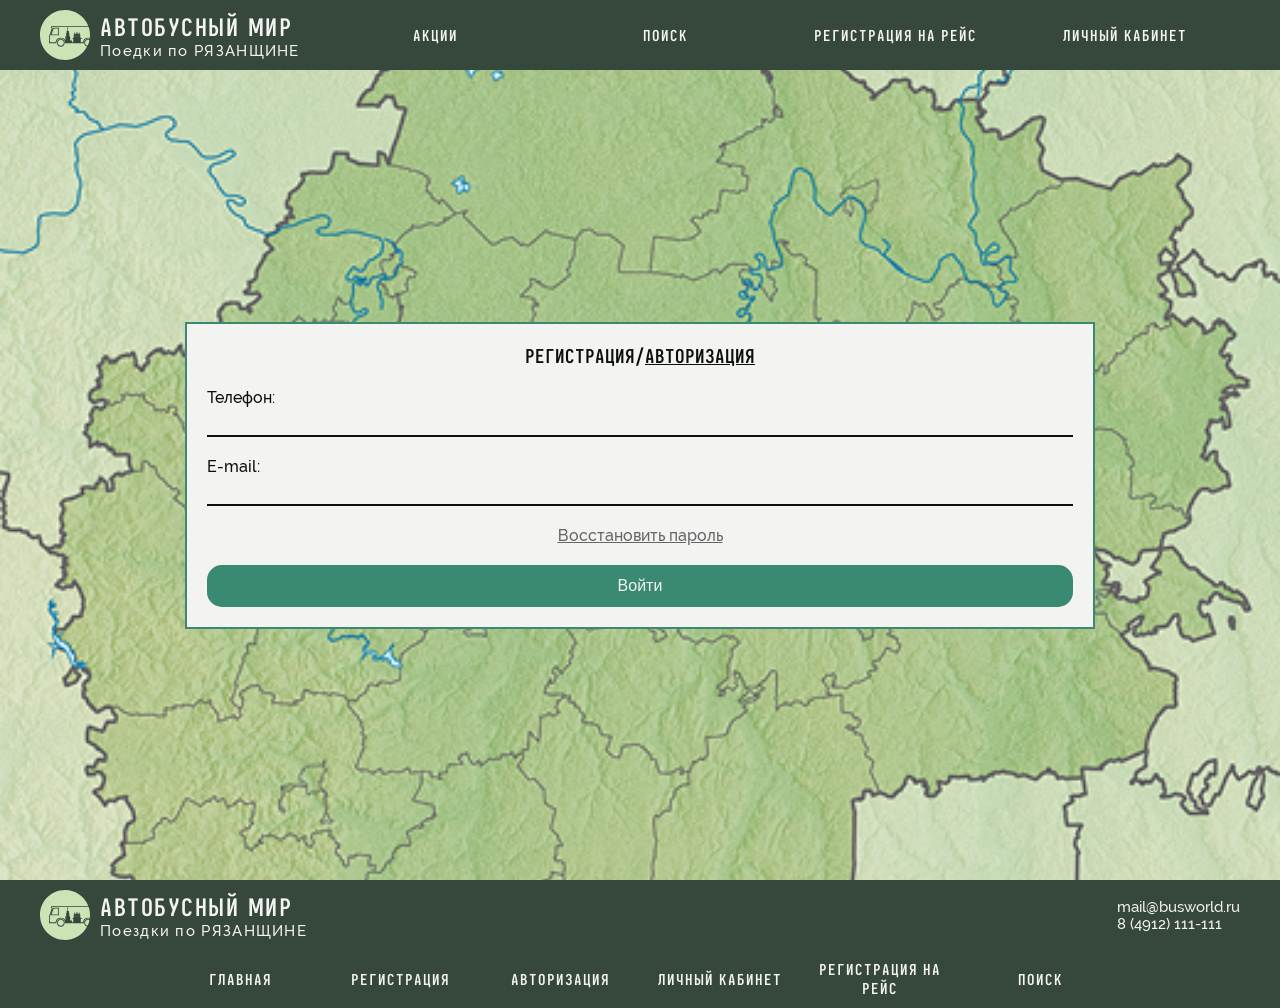
<file: login.html>
<!DOCTYPE html>
<html lang="ru">

<head>
    <title></title>
    <meta charset="utf-8">
    <meta name="viewport" content="width=device-width, initial-scale=1.0">
    <link rel="stylesheet" href="css/style.css">
    <script src="js/code.js" defer></script>

</head>

<body>
    <header>
        <div class="inner-header">
            <a href="index.html">
                <div class="logo-name">
                    <div class="img logo"></div>
                    <div class="name">
                        <h2>Автобусный мир</h2>
                        <p>Поедки по РЯЗАНЩИНЕ</p>
                    </div>
                </div>
            </a>

            <div class="burnav" id="burnav">
                <div class="hamburger-close" id="hamburger-close">
                    <h2>Х</h2>
                </div>
                <ul class="nav-burnav">
                    <a class="burnav-link" href="index.html#sec-sales">
                        <li class="burnav-opt">
                            Акции
                        </li>
                    </a>
                    <a class="burnav-link" href="search.html">
                        <li class="burnav-opt">
                            Поиск
                        </li>
                    </a>
                    <a class="burnav-link" href="booking.html">
                        <li class="burnav-opt">
                            Регистрация на рейс
                        </li>
                    </a>
                    <a class="burnav-link" href="profile.html">
                        <li class="burnav-opt">
                            Личный кабинет
                        </li>
                    </a>
                </ul>
            </div>

            <ul class="nav-header">
                <a class="burnav-link" href="index.html#sec-sales">
                    <li class="nav-opt">
                        Акции
                    </li>
                </a>
                <a class="burnav-link" href="search.html">
                    <li class="nav-opt">
                        Поиск
                    </li>
                </a>
                <a class="burnav-link" href="booking.html">
                    <li class="nav-opt">
                        Регистрация на рейс
                    </li>
                </a>
                <a class="burnav-link" href="profile.html">
                    <li class="nav-opt">
                        Личный кабинет
                    </li>
                </a>
            </ul>

            <div id="hamburger-button" class="hamburger-button">
                <span class="hamburger-line"></span>
                <span class="hamburger-line"></span>
                <span class="hamburger-line"></span>
            </div>


        </div>
    </header>

    <main>
        <div class="inner-main">

            <div class="section sec-form sec-login">
                <form class="login">
                    <div class="reg-log">
                        <a href="register.html">
                            <h3 class="reg-h">Регистрация</h3>
                        </a>
                        <h3 class="sl">/</h3>
                        <a href="login.html">
                            <h3 class="log-h">Авторизация</h3>
                        </a>
                    </div>

                    <label for="log-tel" class="form-field">
                        <p>Телефон:</p>
                        <input type="tel" required id="log-tel" name="log-tel">
                    </label>

                    <label for="log-email" class="form-field">
                        <p>E-mail:</p>
                        <input type="email" required id="log-email" name="log-email">
                    </label>

                    <p class="new-password font-plus">Восстановить пароль</p>

                    <button type="submit" class="but-main but-form">Войти</button>
                </form>

            </div>

        </div>
    </main>

    <footer>
        <div class="inner-footer">
            <div class="logo-name-email-tel">
                <a href="index.html">
                    <div class="logo-name">
                        <div class="img logo"></div>
                        <div class="name">
                            <h2>Автобусный мир</h2>
                            <p>Поездки по РЯЗАНЩИНЕ</p>
                        </div>
                    </div>
                </a>

                <div class="email-tel">
                    <p> mail@busworld.ru</p>
                    <p>8 (4912) 111-111</p>
                </div>
            </div>
            <nav>
                <ul class="nav-footer">
                    <a class="nav-link" href="index.html">
                        <li class="nav-opt">
                            Главная
                        </li>
                    </a>
                    <a class="nav-link" href="register.html">
                        <li class="nav-opt">
                            Регистрация
                        </li>
                    </a>
                    <a class="nav-link" href="login.html">
                        <li class="nav-opt">
                            Авторизация
                        </li>
                    </a>
                    <a class="nav-link" href="profile.html">
                        <li class="nav-opt">
                            Личный кабинет
                        </li>
                    </a>
                    <a class="nav-link" href="booking.html">
                        <li class="nav-opt">
                            Регистрация на рейс
                        </li>
                    </a>
                    <a class="nav-link" href="search.html">
                        <li class="nav-opt">
                            Поиск
                        </li>
                    </a>
                </ul>
            </nav>
        </div>
    </footer>
</body>

</html>
</file>
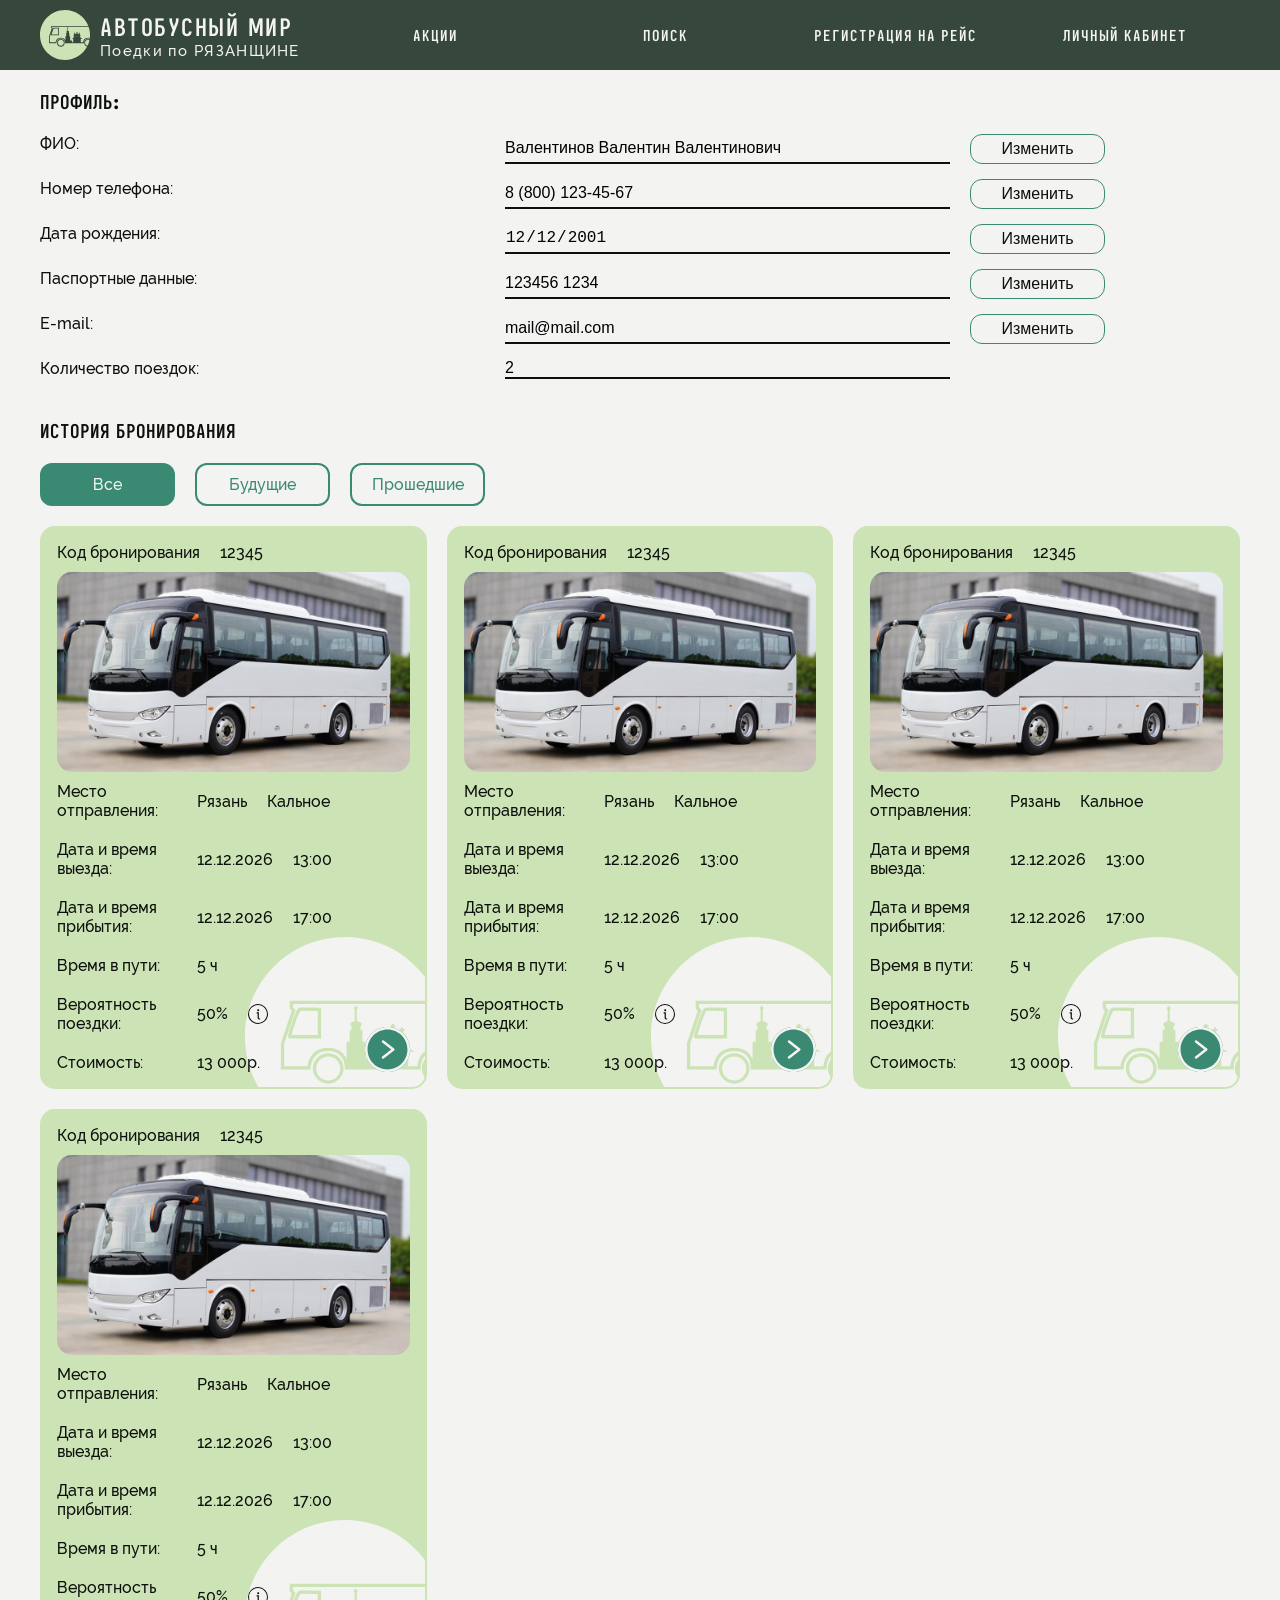
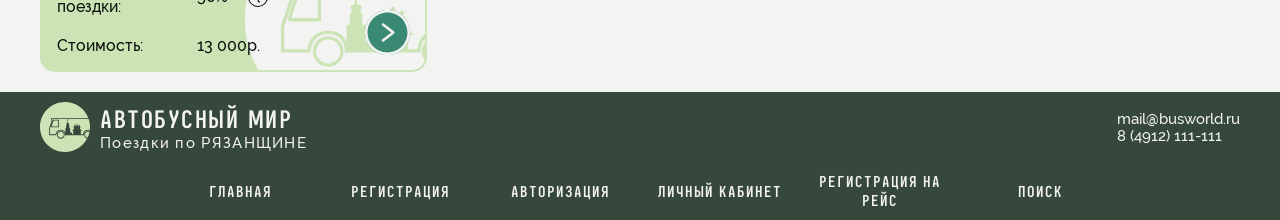
<file: profile.html>
<!DOCTYPE html>
<html lang="ru">

<head>
    <title></title>
    <meta charset="utf-8">
    <meta name="viewport" content="width=device-width, initial-scale=1.0">
    <link rel="stylesheet" href="css/style.css">
    <script src="js/code.js" defer></script>

</head>

<body>
    <header>
        <div class="inner-header">
            <a href="index.html">
                <div class="logo-name">
                    <div class="img logo"></div>
                    <div class="name">
                        <h2>Автобусный мир</h2>
                        <p>Поедки по РЯЗАНЩИНЕ</p>
                    </div>
                </div>
            </a>

            <div class="burnav" id="burnav">
                <div class="hamburger-close" id="hamburger-close">
                    <h2>Х</h2>
                </div>
                <ul class="nav-burnav">
                    <a class="burnav-link" href="index.html#sec-sales">
                        <li class="burnav-opt">
                            Акции
                        </li>
                    </a>
                    <a class="burnav-link" href="search.html">
                        <li class="burnav-opt">
                            Поиск
                        </li>
                    </a>
                    <a class="burnav-link" href="booking.html">
                        <li class="burnav-opt">
                            Регистрация на рейс
                        </li>
                    </a>
                    <a class="burnav-link" href="profile.html">
                        <li class="burnav-opt">
                            Личный кабинет
                        </li>
                    </a>
                </ul>
            </div>

            <ul class="nav-header">
                <a class="burnav-link" href="index.html#sec-sales">
                    <li class="nav-opt">
                        Акции
                    </li>
                </a>
                <a class="burnav-link" href="search.html">
                    <li class="nav-opt">
                        Поиск
                    </li>
                </a>
                <a class="burnav-link" href="booking.html">
                    <li class="nav-opt">
                        Регистрация на рейс
                    </li>
                </a>
                <a class="burnav-link" href="profile.html">
                    <li class="nav-opt">
                        Личный кабинет
                    </li>
                </a>
            </ul>

            <div id="hamburger-button" class="hamburger-button">
                <span class="hamburger-line"></span>
                <span class="hamburger-line"></span>
                <span class="hamburger-line"></span>
            </div>


        </div>
    </header>

    <main>
        <div class="inner-main">

            <div class="section sec-profile">
                <h3>Профиль:</h3>

                <div class="profile-info">
                    <div class="profile-info-para">
                        <p class="profile-info-name">ФИО:</p>
                        <div class="profile-info-inf">
                            <input type="text" name="profile-info-name" id="profile-info-name" placeholder="Начните вводить" value="Валентинов Валентин Валентинович">
                            <button class="but-change">Изменить</button>
                        </div>
                    </div>
            
                    <div class="profile-info-para">
                        <p class="profile-info-name">Номер телефона:</p>
                        <div class="profile-info-inf">
                            <input type="tel" name="profile-info-tel" id="profile-info-tel" placeholder="Начните вводить" value="8 (800) 123-45-67">
                            <button class="but-change">Изменить</button>
                        </div>
                    </div>

                    <div class="profile-info-para">
                        <p class="profile-info-name">Дата рождения:</p>
                        <div class="profile-info-inf">
                            <input type="date" name="profile-info-date" id="profile-info-date" placeholder="Начните вводить" value="2001-12-12">
                            <button class="but-change">Изменить</button>
                        </div>
                    </div>

                    <div class="profile-info-para">
                        <p class="profile-info-name">Паспортные данные:</p>
                        <div class="profile-info-inf">
                            <input type="text" name="profile-info-passport" id="profile-info-passport" placeholder="Начните вводить" value="123456 1234">
                            <button class="but-change">Изменить</button>
                        </div>
                    </div>

                    <div class="profile-info-para">
                        <p class="profile-info-name">E-mail:</p>
                        <div class="profile-info-inf">
                            <input type="email" name="profile-info-email" id="profile-info-email" placeholder="Начните вводить" value="mail@mail.com">
                            <button class="but-change">Изменить</button>
                        </div>
                    </div>

                    <div class="profile-info-para">
                        <p class="profile-info-name">Количество поездок:</p>
                        <div class="profile-info-inf">
                            <input type="number" readonly name="profile-info-amount" id="profile-info-amount" placeholder="Начните вводить" value="2">
                        </div>
                    </div>
                </div>
            </div>

            <div class="section sec-books">
                <h3>История бронирования</h3>

                <div class="nav-books">
                    <div class="nav-book active" id="nav-book-all"><p>Все</p></div>
                    <div class="nav-book" id="nav-book-future"><p>Будущие</p></div>
                    <div class="nav-book" id="nav-book-past"><p>Прошедшие</p></div>
                </div>

                <div class="history-list">
                    <div class="card card-history" id="card-history-1">
                        <div class="card-info-para code-ride">
                            <p class="card-info-name">Код бронирования</p>
                            <div class="card-info-inf"><p class="card-info-text">12345</p></div>
                        </div>
                        <div class="img card-img-bg"></div>
                        <div class="img card-img"></div>
                        <div class="card-info">
                            <div class="card-info-para">
                                <p class="card-info-name">Место отправления:</p>
                                <div class="card-info-inf">
                                    <p class="card-info-text">Рязань</p>
                                    <p class="card-info-plus">Кальное</p>
                                </div>
                            </div>

                            <div class="card-info-para">
                                <p class="card-info-name">Дата и время выезда:</p>
                                <div class="card-info-inf">
                                    <p class="card-info-text">12.12.2026</p>
                                    <p class="card-info-plus">13:00</p>
                                </div>
                            </div>

                            <div class="card-info-para">
                                <p class="card-info-name">Дата и время прибытия:</p>
                                <div class="card-info-inf">
                                    <p class="card-info-text">12.12.2026</p>
                                    <p class="card-info-plus">17:00</p>
                                </div>
                            </div>

                            <div class="card-info-para">
                                <p class="card-info-name">Время в пути:</p>
                                <div class="card-info-inf"><p class="card-info-text">5 ч</p></div>
                            </div>

                            <div class="card-info-para">
                                <p class="card-info-name">Вероятность поездки:</p>
                                <div class="card-info-inf">
                                    <p class="card-info-text">50%</p>
                                    <div class="icon-more"></div>
                                </div>
                            </div>

                            <div class="card-info-para">
                                <p class="card-info-name">Стоимость:</p>
                                <div class="card-info-inf"><p class="card-info-text">13 000р.</p></div>
                            </div>

                        </div>
                        <button class="but-icon but-more card-history-but-more"></button>
                    </div>


                    <div class="card card-history" id="card-history-2">
                        <div class="card-info-para code-ride">
                            <p class="card-info-name">Код бронирования</p>
                            <div class="card-info-inf"><p class="card-info-text">12345</p></div>
                        </div>
                        <div class="img card-img-bg"></div>
                        <div class="img card-img"></div>
                        <div class="card-info">
                            <div class="card-info-para">
                                <p class="card-info-name">Место отправления:</p>
                                <div class="card-info-inf">
                                    <p class="card-info-text">Рязань</p>
                                    <p class="card-info-plus">Кальное</p>
                                </div>
                            </div>

                            <div class="card-info-para">
                                <p class="card-info-name">Дата и время выезда:</p>
                                <div class="card-info-inf">
                                    <p class="card-info-text">12.12.2026</p>
                                    <p class="card-info-plus">13:00</p>
                                </div>
                            </div>

                            <div class="card-info-para">
                                <p class="card-info-name">Дата и время прибытия:</p>
                                <div class="card-info-inf">
                                    <p class="card-info-text">12.12.2026</p>
                                    <p class="card-info-plus">17:00</p>
                                </div>
                            </div>

                            <div class="card-info-para">
                                <p class="card-info-name">Время в пути:</p>
                                <div class="card-info-inf"><p class="card-info-text">5 ч</p></div>
                            </div>

                            <div class="card-info-para">
                                <p class="card-info-name">Вероятность поездки:</p>
                                <div class="card-info-inf">
                                    <p class="card-info-text">50%</p>
                                    <div class="icon-more"></div>
                                </div>
                            </div>

                            <div class="card-info-para">
                                <p class="card-info-name">Стоимость:</p>
                                <div class="card-info-inf"><p class="card-info-text">13 000р.</p></div>
                            </div>

                        </div>
                        <button class="but-icon but-more card-history-but-more"></button>
                    </div>

                    <div class="card card-history" id="card-history-3">
                        <div class="card-info-para code-ride">
                            <p class="card-info-name">Код бронирования</p>
                            <div class="card-info-inf"><p class="card-info-text">12345</p></div>
                        </div>
                        <div class="img card-img-bg"></div>
                        <div class="img card-img"></div>
                        <div class="card-info">
                            <div class="card-info-para">
                                <p class="card-info-name">Место отправления:</p>
                                <div class="card-info-inf">
                                    <p class="card-info-text">Рязань</p>
                                    <p class="card-info-plus">Кальное</p>
                                </div>
                            </div>

                            <div class="card-info-para">
                                <p class="card-info-name">Дата и время выезда:</p>
                                <div class="card-info-inf">
                                    <p class="card-info-text">12.12.2026</p>
                                    <p class="card-info-plus">13:00</p>
                                </div>
                            </div>

                            <div class="card-info-para">
                                <p class="card-info-name">Дата и время прибытия:</p>
                                <div class="card-info-inf">
                                    <p class="card-info-text">12.12.2026</p>
                                    <p class="card-info-plus">17:00</p>
                                </div>
                            </div>

                            <div class="card-info-para">
                                <p class="card-info-name">Время в пути:</p>
                                <div class="card-info-inf"><p class="card-info-text">5 ч</p></div>
                            </div>

                            <div class="card-info-para">
                                <p class="card-info-name">Вероятность поездки:</p>
                                <div class="card-info-inf">
                                    <p class="card-info-text">50%</p>
                                    <div class="icon-more"></div>
                                </div>
                            </div>

                            <div class="card-info-para">
                                <p class="card-info-name">Стоимость:</p>
                                <div class="card-info-inf"><p class="card-info-text">13 000р.</p></div>
                            </div>

                        </div>
                        <button class="but-icon but-more card-history-but-more"></button>
                    </div>

                    <div class="card card-history" id="card-history-4">
                        <div class="card-info-para code-ride">
                            <p class="card-info-name">Код бронирования</p>
                            <div class="card-info-inf"><p class="card-info-text">12345</p></div>
                        </div>
                        <div class="img card-img-bg"></div>
                        <div class="img card-img"></div>
                        <div class="card-info">
                            <div class="card-info-para">
                                <p class="card-info-name">Место отправления:</p>
                                <div class="card-info-inf">
                                    <p class="card-info-text">Рязань</p>
                                    <p class="card-info-plus">Кальное</p>
                                </div>
                            </div>

                            <div class="card-info-para">
                                <p class="card-info-name">Дата и время выезда:</p>
                                <div class="card-info-inf">
                                    <p class="card-info-text">12.12.2026</p>
                                    <p class="card-info-plus">13:00</p>
                                </div>
                            </div>

                            <div class="card-info-para">
                                <p class="card-info-name">Дата и время прибытия:</p>
                                <div class="card-info-inf">
                                    <p class="card-info-text">12.12.2026</p>
                                    <p class="card-info-plus">17:00</p>
                                </div>
                            </div>

                            <div class="card-info-para">
                                <p class="card-info-name">Время в пути:</p>
                                <div class="card-info-inf"><p class="card-info-text">5 ч</p></div>
                            </div>

                            <div class="card-info-para">
                                <p class="card-info-name">Вероятность поездки:</p>
                                <div class="card-info-inf">
                                    <p class="card-info-text">50%</p>
                                    <div class="icon-more"></div>
                                </div>
                            </div>

                            <div class="card-info-para">
                                <p class="card-info-name">Стоимость:</p>
                                <div class="card-info-inf"><p class="card-info-text">13 000р.</p></div>
                            </div>

                        </div>
                        <button class="but-icon but-more card-history-but-more"></button>
                    </div>

                </div>
            </div>

        </div>
    </main>

    <footer>
        <div class="inner-footer">
            <div class="logo-name-email-tel">
                <a href="index.html">
                    <div class="logo-name">
                        <div class="img logo"></div>
                        <div class="name">
                            <h2>Автобусный мир</h2>
                            <p>Поездки по РЯЗАНЩИНЕ</p>
                        </div>
                    </div>
                </a>

                <div class="email-tel">
                    <p> mail@busworld.ru</p>
                    <p>8 (4912) 111-111</p>
                </div>
            </div>
            <nav>
                <ul class="nav-footer">
                    <a class="nav-link" href="index.html">
                        <li class="nav-opt">
                            Главная
                        </li>
                    </a>
                    <a class="nav-link" href="register.html">
                        <li class="nav-opt">
                            Регистрация
                        </li>
                    </a>
                    <a class="nav-link" href="login.html">
                        <li class="nav-opt">
                            Авторизация
                        </li>
                    </a>
                    <a class="nav-link" href="profile.html">
                        <li class="nav-opt">
                            Личный кабинет
                        </li>
                    </a>
                    <a class="nav-link" href="booking.html">
                        <li class="nav-opt">
                            Регистрация на рейс
                        </li>
                    </a>
                    <a class="nav-link" href="search.html">
                        <li class="nav-opt">
                            Поиск
                        </li>
                    </a>
                </ul>
            </nav>
        </div>
    </footer>
</body>

</html>
</file>
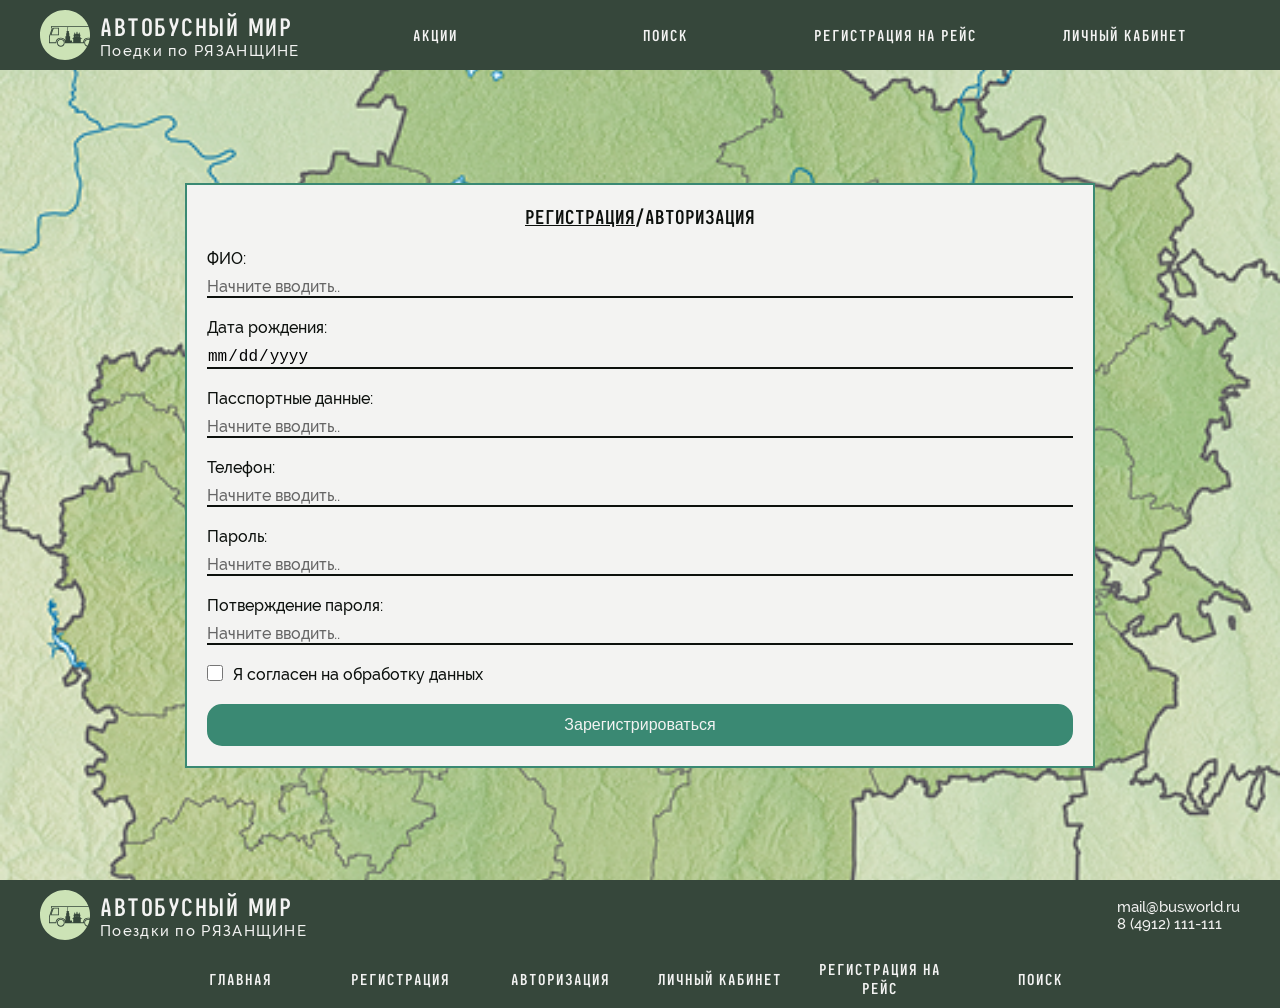
<file: register.html>
<!DOCTYPE html>
<html lang="ru">

<head>
    <title></title>
    <meta charset="utf-8">
    <meta name="viewport" content="width=device-width, initial-scale=1.0">
    <link rel="stylesheet" href="css/style.css">
    <script src="js/code.js" defer></script>

</head>

<body>
    <header>
        <div class="inner-header">
            <a href="index.html">
                <div class="logo-name">
                    <div class="img logo"></div>
                    <div class="name">
                        <h2>Автобусный мир</h2>
                        <p>Поедки по РЯЗАНЩИНЕ</p>
                    </div>
                </div>
            </a>

            <div class="burnav" id="burnav">
                <div class="hamburger-close" id="hamburger-close">
                    <h2>Х</h2>
                </div>
                <ul class="nav-burnav">
                    <a class="burnav-link" href="index.html#sec-sales">
                        <li class="burnav-opt">
                            Акции
                        </li>
                    </a>
                    <a class="burnav-link" href="search.html">
                        <li class="burnav-opt">
                            Поиск
                        </li>
                    </a>
                    <a class="burnav-link" href="booking.html">
                        <li class="burnav-opt">
                            Регистрация на рейс
                        </li>
                    </a>
                    <a class="burnav-link" href="profile.html">
                        <li class="burnav-opt">
                            Личный кабинет
                        </li>
                    </a>
                </ul>
            </div>

            <ul class="nav-header">
                <a class="burnav-link" href="index.html#sec-sales">
                    <li class="nav-opt">
                        Акции
                    </li>
                </a>
                <a class="burnav-link" href="search.html">
                    <li class="nav-opt">
                        Поиск
                    </li>
                </a>
                <a class="burnav-link" href="booking.html">
                    <li class="nav-opt">
                        Регистрация на рейс
                    </li>
                </a>
                <a class="burnav-link" href="profile.html">
                    <li class="nav-opt">
                        Личный кабинет
                    </li>
                </a>
            </ul>

            <div id="hamburger-button" class="hamburger-button">
                <span class="hamburger-line"></span>
                <span class="hamburger-line"></span>
                <span class="hamburger-line"></span>
            </div>


        </div>
    </header>

    <main>
        <div class="inner-main">

            <div class="section sec-form sec-register">
                <form class="register">
                    <div class="reg-log">
                        <a href="register.html">
                            <h3 class="reg-h">Регистрация</h3>
                        </a>
                        <h3 class="sl">/</h3>
                        <a href="login.html">
                            <h3 class="log-h">Авторизация</h3>
                        </a>
                    </div>

                    <label for="reg-name" class="form-field">
                        <p>ФИО:</p>
                        <input type="text" maxlength="150" id="reg-name" name="reg-name" placeholder="Начните вводить..">
                    </label>

                    <label for="reg-date" class="form-field">
                        <p>Дата рождения:</p>
                        <input type="date" required id="reg-date" name="reg-date"  placeholder="Начните вводить..">
                    </label>

                    <label for="reg-passport" class="form-field">
                        <p>Пасспортные данные:</p>
                        <input type="text" minlength="10" maxlength="10" id="reg-passport" name="reg-passport" placeholder="Начните вводить..">
                    </label>

                    <label for="reg-tel" class="form-field">
                        <p>Телефон:</p>
                        <input type="text" id="reg-tel" name="reg-tel" placeholder="Начните вводить..">
                    </label>

                    <label for="reg-password1" class="form-field">
                        <p>Пароль:</p>
                        <input type="password" id="reg-password1" name="reg-password1" placeholder="Начните вводить..">
                    </label>

                    <label for="reg-password2" class="form-field">
                        <p>Потверждение пароля:</p>
                        <input type="password" id="reg-password2" name="reg-password2" placeholder="Начните вводить..">
                    </label>

                    <label for="sub-agree" class="form-agree">
                        <input type="checkbox" required id="sub-agree" name="sub-agree">
                        <p>Я согласен на обработку данных</p>
                    </label>

                    <button type="submit" class="but-main but-form">Зарегистрироваться</button>
                </form>

            </div>

        </div>
    </main>

    <footer>
        <div class="inner-footer">
            <div class="logo-name-email-tel">
                <a href="index.html">
                    <div class="logo-name">
                        <div class="img logo"></div>
                        <div class="name">
                            <h2>Автобусный мир</h2>
                            <p>Поездки по РЯЗАНЩИНЕ</p>
                        </div>
                    </div>
                </a>

                <div class="email-tel">
                    <p> mail@busworld.ru</p>
                    <p>8 (4912) 111-111</p>
                </div>
            </div>
            <nav>
                <ul class="nav-footer">
                    <a class="nav-link" href="index.html">
                        <li class="nav-opt">
                            Главная
                        </li>
                    </a>
                    <a class="nav-link" href="register.html">
                        <li class="nav-opt">
                            Регистрация
                        </li>
                    </a>
                    <a class="nav-link" href="login.html">
                        <li class="nav-opt">
                            Авторизация
                        </li>
                    </a>
                    <a class="nav-link" href="profile.html">
                        <li class="nav-opt">
                            Личный кабинет
                        </li>
                    </a>
                    <a class="nav-link" href="booking.html">
                        <li class="nav-opt">
                            Регистрация на рейс
                        </li>
                    </a>
                    <a class="nav-link" href="search.html">
                        <li class="nav-opt">
                            Поиск
                        </li>
                    </a>
                </ul>
            </nav>
        </div>
    </footer>
</body>

</html>
</file>
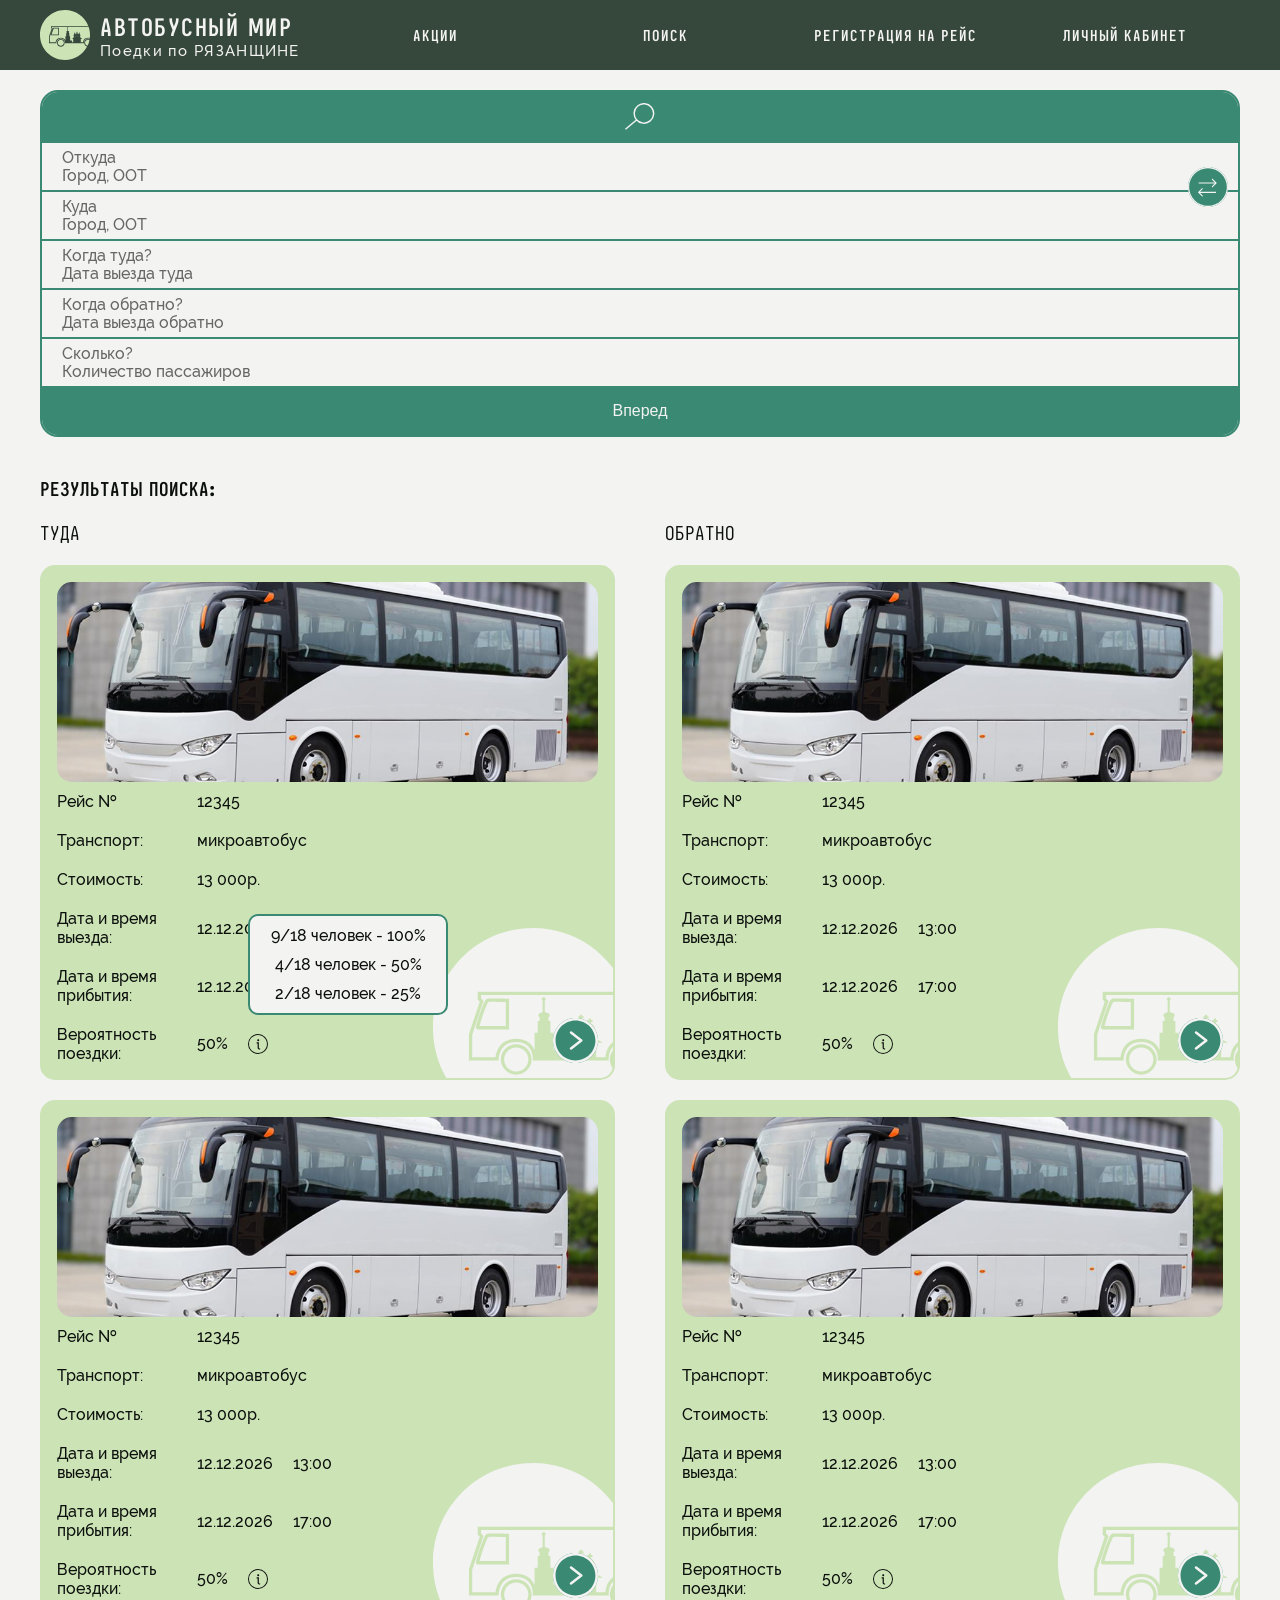
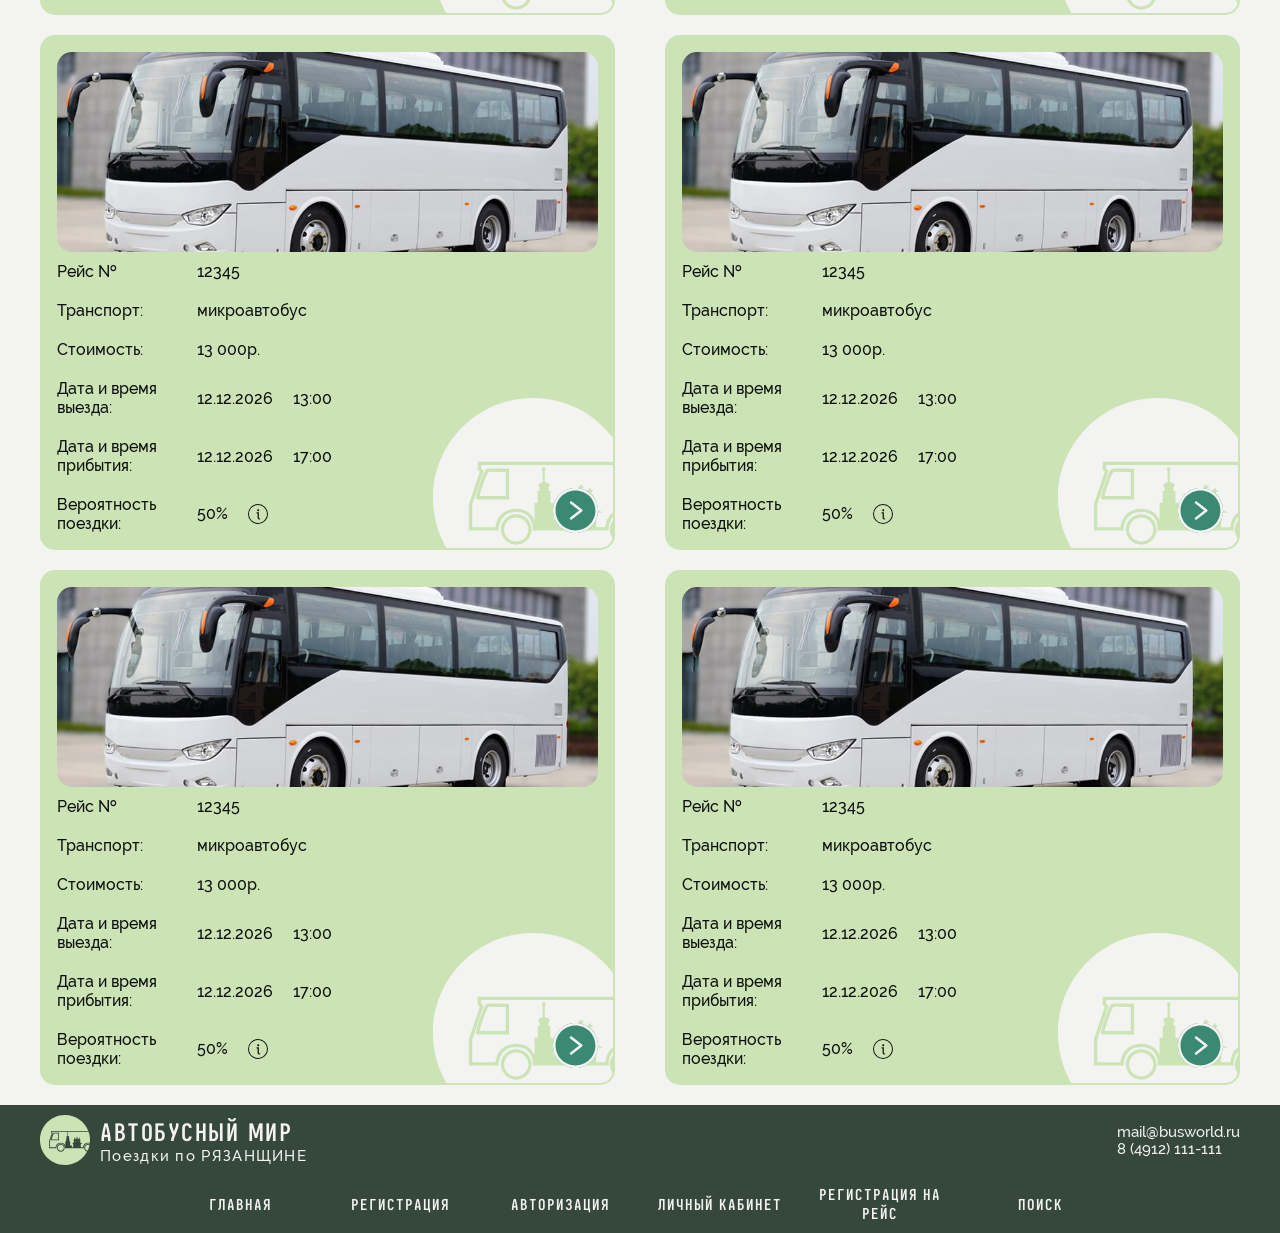
<file: search.html>
<!DOCTYPE html>
<html lang="ru">

<head>
    <title></title>
    <meta charset="utf-8">
    <meta name="viewport" content="width=device-width, initial-scale=1.0">
    <link rel="stylesheet" href="css/style.css">
    <script src="js/code.js" defer></script>

</head>

<body>
    <header>
        <div class="inner-header">
            <a href="index.html">
                <div class="logo-name">
                    <div class="img logo"></div>
                    <div class="name">
                        <h2>Автобусный мир</h2>
                        <p>Поедки по РЯЗАНЩИНЕ</p>
                    </div>
                </div>
            </a>

            <div class="burnav" id="burnav">
                <div class="hamburger-close" id="hamburger-close">
                    <h2>Х</h2>
                </div>
                <ul class="nav-burnav">
                    <a class="burnav-link" href="index.html#sec-sales">
                        <li class="burnav-opt">
                            Акции
                        </li>
                    </a>
                    <a class="burnav-link" href="search.html">
                        <li class="burnav-opt">
                            Поиск
                        </li>
                    </a>
                    <a class="burnav-link" href="booking.html">
                        <li class="burnav-opt">
                            Регистрация на рейс
                        </li>
                    </a>
                    <a class="burnav-link" href="profile.html">
                        <li class="burnav-opt">
                            Личный кабинет
                        </li>
                    </a>
                </ul>
            </div>

            <ul class="nav-header">
                <a class="burnav-link" href="index.html#sec-sales">
                    <li class="nav-opt">
                        Акции
                    </li>
                </a>
                <a class="burnav-link" href="search.html">
                    <li class="nav-opt">
                        Поиск
                    </li>
                </a>
                <a class="burnav-link" href="booking.html">
                    <li class="nav-opt">
                        Регистрация на рейс
                    </li>
                </a>
                <a class="burnav-link" href="profile.html">
                    <li class="nav-opt">
                        Личный кабинет
                    </li>
                </a>
            </ul>

            <div id="hamburger-button" class="hamburger-button">
                <span class="hamburger-line"></span>
                <span class="hamburger-line"></span>
                <span class="hamburger-line"></span>
            </div>


        </div>
    </header>

    <main>
        <div class="inner-main">

            <div class="section sec-search">
                <div class="search">
                    <a href="search.html">
                        <div class="img search-icon"></div>
                    </a>
                    <div class="search-fields">
                        <label for="search-field-from-input" class="search-field" id="search-field-from">
                            <p class="font-plus">Откуда</p>
                            <input type="text" maxlength="100" placeholder="Город, ООТ" name="search-field-from-input" id="search-field-from-input">
                        </label>

                        <label for="search-field-to-input" class="search-field" id="search-field-to">
                            <p class="font-plus">Куда</p>
                            <input type="text" maxlength="100" placeholder="Город, ООТ" name="search-field-to-input" id="search-field-to-input">
                        </label>

                        <label for="search-field-from-when-input" class="search-field" id="search-field-from-when">
                            <p class="font-plus">Когда туда?</p>
                            <input type="text" placeholder="Дата выезда туда" name="search-field-from-when-input" id="search-field-from-when-input">
                        </label>

                        <label for="search-field-to-when-input" class="search-field" id="search-field-to-when">
                            <p class="font-plus">Когда обратно?</p>
                            <input type="text" placeholder="Дата выезда обратно" name="search-field-to-when-input" id="search-field-to-when-input">
                        </label>

                        <label for="search-field-amount-input" class="search-field" id="search-field-amount">
                            <p class="font-plus">Сколько?</p>
                            <input type="number" readonly placeholder="Количество пассажиров" name="search-field-amount-input" id="search-field-amount-input" >
                        </label>

                        <button class="but-icon but-swap" id="but-swap"></button>
                    </div>

                    <button class="search-but" onclick="window.location='search.html'">Вперед</button>
                </div>

                <div class="search-more" id="search-more">
                    <div class="from-list l" id="from-list">
                        <ul class="l" id="fr-l">
                            <li class="opt-from">Алмазово</li>
                            <li class="opt-from">Агро-Пустынь</li>
                            <li class="opt-from">Аделено</li>
                            <li class="opt-from">Агеево</li>
                            <li class="opt-from">Аладьино</li>
                        </ul>
                    </div>

                    <div class="to-list" id="to-list">
                        <ul class="l" id="to-l">
                            <li class="opt-to">Алмазово</li>
                            <li class="opt-to">Агро-Пустынь</li>
                            <li class="opt-to">Аделено</li>
                            <li class="opt-to">Агеево</li>
                            <li class="opt-to">Аладьино</li>
                        </ul>
                    </div>

                    <div class="from-when-list l" id="fr-when-l">
                        <div class="month">
                            <div class="prev-month"></div>
                            <p>январь 2026</p>
                            <div class="next-month"></div>
                        </div>
                        <table class="calendar">
                            <tr>
                                <td class="calendar-weakday">Пн</td>
                                <td class="calendar-weakday">Вт</td>
                                <td class="calendar-weakday">Ср</td>
                                <td class="calendar-weakday">Чт</td>
                                <td class="calendar-weakday">Пт</td>
                                <td class="calendar-weakday">Сб</td>
                                <td class="calendar-weakday">Вс</td>
                            </tr>
                            <tr>
                                <td class="calendar-not-this-month">29</td>
                                <td class="calendar-not-this-month">30</td>
                                <td class="calendar-not-this-month">31</td>
                                <td class="calendar-this-month">1</td>
                                <td class="calendar-this-month">2</td>
                                <td class="calendar-this-month">3</td>
                                <td class="calendar-this-month">4</td>
                            </tr>
                            <tr>
                                <td class="calendar-this-month">5</td>
                                <td class="calendar-this-month">6</td>
                                <td class="calendar-this-month today">7</td>
                                <td class="calendar-this-month">8</td>
                                <td class="calendar-this-month">9</td>
                                <td class="calendar-this-month">10</td>
                                <td class="calendar-this-month">11</td>
                            </tr>
                            <tr>
                                <td class="calendar-this-month">12</td>
                                <td class="calendar-this-month">13</td>
                                <td class="calendar-this-month">14</td>
                                <td class="calendar-this-month">15</td>
                                <td class="calendar-this-month">16</td>
                                <td class="calendar-this-month">17</td>
                                <td class="calendar-this-month">18</td>
                            </tr>
                            <tr>
                                <td class="calendar-this-month">19</td>
                                <td class="calendar-this-month">20</td>
                                <td class="calendar-this-month">21</td>
                                <td class="calendar-this-month">22</td>
                                <td class="calendar-this-month">23</td>
                                <td class="calendar-this-month">24</td>
                                <td class="calendar-this-month">25</td>
                            </tr>
                            <tr>
                                <td class="calendar-this-month">26</td>
                                <td class="calendar-this-month">27</td>
                                <td class="calendar-this-month">28</td>
                                <td class="calendar-this-month">29</td>
                                <td class="calendar-this-month">30</td>
                                <td class="calendar-this-month">31</td>
                                <td class="calendar-not-this-month">1</td>
                            </tr>
                        </table>
                    </div>

                    <div class="to-when-list l" id="to-when-l">
                        <div class="month">
                            <div class="prev-month"></div>
                            <p>январь 2026</p>
                            <div class="next-month"></div>
                        </div>

                        <table class="calendar">
                            <tr>
                                <td class="calendar-weakday">Пн</td>
                                <td class="calendar-weakday">Вт</td>
                                <td class="calendar-weakday">Ср</td>
                                <td class="calendar-weakday">Чт</td>
                                <td class="calendar-weakday">Пт</td>
                                <td class="calendar-weakday">Сб</td>
                                <td class="calendar-weakday">Вс</td>
                            </tr>
                            <tr>
                                <td class="calendar-not-this-month">29</td>
                                <td class="calendar-not-this-month">30</td>
                                <td class="calendar-not-this-month">31</td>
                                <td class="calendar-this-month">1</td>
                                <td class="calendar-this-month">2</td>
                                <td class="calendar-this-month">3</td>
                                <td class="calendar-this-month">4</td>
                            </tr>
                            <tr>
                                <td class="calendar-this-month">5</td>
                                <td class="calendar-this-month">6</td>
                                <td class="calendar-this-month today">7</td>
                                <td class="calendar-this-month">8</td>
                                <td class="calendar-this-month">9</td>
                                <td class="calendar-this-month">10</td>
                                <td class="calendar-this-month">11</td>
                            </tr>
                            <tr>
                                <td class="calendar-this-month">12</td>
                                <td class="calendar-this-month">13</td>
                                <td class="calendar-this-month">14</td>
                                <td class="calendar-this-month">15</td>
                                <td class="calendar-this-month">16</td>
                                <td class="calendar-this-month">17</td>
                                <td class="calendar-this-month">18</td>
                            </tr>
                            <tr>
                                <td class="calendar-this-month">19</td>
                                <td class="calendar-this-month">20</td>
                                <td class="calendar-this-month">21</td>
                                <td class="calendar-this-month">22</td>
                                <td class="calendar-this-month">23</td>
                                <td class="calendar-this-month">24</td>
                                <td class="calendar-this-month">25</td>
                            </tr>
                            <tr>
                                <td class="calendar-this-month">26</td>
                                <td class="calendar-this-month">27</td>
                                <td class="calendar-this-month">28</td>
                                <td class="calendar-this-month">29</td>
                                <td class="calendar-this-month">30</td>
                                <td class="calendar-this-month">31</td>
                                <td class="calendar-not-this-month">1</td>
                            </tr>
                        </table>
                    </div>

                    <div class="amount-list l" id="amount-l">
                        <button class="but-icon amount-minus" id="amount-minus" onclick="if (document.getElementById('amount-list-number').value > 1) {document.getElementById('amount-list-number').value--;document.getElementById('search-field-amount-input').value = document.getElementById('amount-list-number').value;}"></button>
                        <input type="number" readonly min="0" max="12" id="amount-list-number" name="amount-list-number" value="1">
                        <button class="but-icon amount-plus" id="amount-plus" onclick="if (document.getElementById('amount-list-number').value < 12) {document.getElementById('amount-list-number').value++; document.getElementById('search-field-amount-input').value = document.getElementById('amount-list-number').value;}"></button>
                    </div>
                </div>
            </div>

            <div class="section sec-found">
                <h3>Результаты поиска:</h3>

                <div class="found-to-where">
                    <div class="found-to">
                        <p class="font-header">Туда</p>
                        <div class="found-to-list">

                            <div class="card card-to" id="card-to-1">
                                <div class="img card-img-bg"></div>
                                <div class="img card-img"></div>
                                <div class="card-info">
                                    <div class="card-info-para">
                                        <p class="card-info-name">Рейс №</p>
                                        <div class="card-info-inf"><p class="card-info-text">12345</p></div>
                                    </div>
                                    <div class="card-info-para">
                                        <p class="card-info-name">Транспорт:</p>
                                        <div class="card-info-inf"><p class="card-info-text">микроавтобус</p></div>
                                    </div>
                                    <div class="card-info-para">
                                        <p class="card-info-name">Стоимость:</p>
                                        <div class="card-info-inf"><p class="card-info-text">13 000р.</p></div>
                                    </div>
                                    <div class="card-info-para">
                                        <p class="card-info-name">Дата и время выезда:</p>
                                        <div class="card-info-inf">
                                            <p class="card-info-text">12.12.2026</p>
                                            <p class="card-info-plus">13:00</p>
                                        </div>
                                    </div>
                                    <div class="card-info-para">
                                        <p class="card-info-name">Дата и время прибытия:</p>
                                        <div class="card-info-inf">
                                            <p class="card-info-text">12.12.2026</p>
                                            <p class="card-info-plus">17:00</p>
                                        </div>
                                    </div>
                                    <div class="card-info-para">
                                        <p class="card-info-name">Вероятность поездки:</p>
                                        <div class="card-info-inf">
                                            <p class="card-info-text">50%</p>
                                            <div class="icon-more">
                                                <div class="icon-more-about">
                                                    <p>9/18 человек - 100%</p>
                                                    <p>4/18 человек - 50%</p>
                                                    <p>2/18 человек - 25%</p>
                                                </div>
                                            </div>
                                        </div>
                                    </div>
                                </div>
                                <button class="but-icon but-more card-but-more"></button>
                            </div>


                            <div class="card card-to" id="card-to-2">
                                <div class="img card-img-bg"></div>
                                <div class="img card-img"></div>
                                <div class="card-info">
                                    <div class="card-info-para">
                                        <p class="card-info-name">Рейс №</p>
                                        <div class="card-info-inf"><p class="card-info-text">12345</p></div>
                                    </div>
                                    <div class="card-info-para">
                                        <p class="card-info-name">Транспорт:</p>
                                        <div class="card-info-inf"><p class="card-info-text">микроавтобус</p></div>
                                    </div>
                                    <div class="card-info-para">
                                        <p class="card-info-name">Стоимость:</p>
                                        <div class="card-info-inf"><p class="card-info-text">13 000р.</p></div>
                                    </div>
                                    <div class="card-info-para">
                                        <p class="card-info-name">Дата и время выезда:</p>
                                        <div class="card-info-inf">
                                            <p class="card-info-text">12.12.2026</p>
                                            <p class="card-info-plus">13:00</p>
                                        </div>
                                    </div>
                                    <div class="card-info-para">
                                        <p class="card-info-name">Дата и время прибытия:</p>
                                        <div class="card-info-inf">
                                            <p class="card-info-text">12.12.2026</p>
                                            <p class="card-info-plus">17:00</p>
                                        </div>
                                    </div>
                                    <div class="card-info-para">
                                        <p class="card-info-name">Вероятность поездки:</p>
                                        <div class="card-info-inf">
                                            <p class="card-info-text">50%</p>
                                            <div class="icon-more"></div>
                                        </div>
                                    </div>
                                </div>
                                <button class="but-icon but-more card-but-more"></button>
                            </div>

                            <div class="card card-to" id="card-to-3">
                                <div class="img card-img-bg"></div>
                                <div class="img card-img"></div>
                                <div class="card-info">
                                    <div class="card-info-para">
                                        <p class="card-info-name">Рейс №</p>
                                        <div class="card-info-inf"><p class="card-info-text">12345</p></div>
                                    </div>
                                    <div class="card-info-para">
                                        <p class="card-info-name">Транспорт:</p>
                                        <div class="card-info-inf"><p class="card-info-text">микроавтобус</p></div>
                                    </div>
                                    <div class="card-info-para">
                                        <p class="card-info-name">Стоимость:</p>
                                        <div class="card-info-inf"><p class="card-info-text">13 000р.</p></div>
                                    </div>
                                    <div class="card-info-para">
                                        <p class="card-info-name">Дата и время выезда:</p>
                                        <div class="card-info-inf">
                                            <p class="card-info-text">12.12.2026</p>
                                            <p class="card-info-plus">13:00</p>
                                        </div>
                                    </div>
                                    <div class="card-info-para">
                                        <p class="card-info-name">Дата и время прибытия:</p>
                                        <div class="card-info-inf">
                                            <p class="card-info-text">12.12.2026</p>
                                            <p class="card-info-plus">17:00</p>
                                        </div>
                                    </div>
                                    <div class="card-info-para">
                                        <p class="card-info-name">Вероятность поездки:</p>
                                        <div class="card-info-inf">
                                            <p class="card-info-text">50%</p>
                                            <div class="icon-more"></div>
                                        </div>
                                    </div>
                                </div>
                                <button class="but-icon but-more card-but-more"></button>
                            </div>

                            <div class="card card-to" id="card-to-4">
                                <div class="img card-img-bg"></div>
                                <div class="img card-img"></div>
                                <div class="card-info">
                                    <div class="card-info-para">
                                        <p class="card-info-name">Рейс №</p>
                                        <div class="card-info-inf"><p class="card-info-text">12345</p></div>
                                    </div>
                                    <div class="card-info-para">
                                        <p class="card-info-name">Транспорт:</p>
                                        <div class="card-info-inf"><p class="card-info-text">микроавтобус</p></div>
                                    </div>
                                    <div class="card-info-para">
                                        <p class="card-info-name">Стоимость:</p>
                                        <div class="card-info-inf"><p class="card-info-text">13 000р.</p></div>
                                    </div>
                                    <div class="card-info-para">
                                        <p class="card-info-name">Дата и время выезда:</p>
                                        <div class="card-info-inf">
                                            <p class="card-info-text">12.12.2026</p>
                                            <p class="card-info-plus">13:00</p>
                                        </div>
                                    </div>
                                    <div class="card-info-para">
                                        <p class="card-info-name">Дата и время прибытия:</p>
                                        <div class="card-info-inf">
                                            <p class="card-info-text">12.12.2026</p>
                                            <p class="card-info-plus">17:00</p>
                                        </div>
                                    </div>
                                    <div class="card-info-para">
                                        <p class="card-info-name">Вероятность поездки:</p>
                                        <div class="card-info-inf">
                                            <p class="card-info-text">50%</p>
                                            <div class="icon-more"></div>
                                        </div>
                                    </div>
                                </div>
                                <button class="but-icon but-more card-but-more"></button>
                            </div>

                        </div>
                    </div>

                    <div class="found-from">
                        <p class="font-header">Обратно</p>
                        <div class="found-from-list">
                            <div class="card card-from" id="card-from-1">
                                <div class="img card-img-bg"></div>
                                <div class="img card-img"></div>
                                <div class="card-info">
                                    <div class="card-info-para">
                                        <p class="card-info-name">Рейс №</p>
                                        <div class="card-info-inf"><p class="card-info-text">12345</p></div>
                                    </div>
                                    <div class="card-info-para">
                                        <p class="card-info-name">Транспорт:</p>
                                        <div class="card-info-inf"><p class="card-info-text">микроавтобус</p></div>
                                    </div>
                                    <div class="card-info-para">
                                        <p class="card-info-name">Стоимость:</p>
                                        <div class="card-info-inf"><p class="card-info-text">13 000р.</p></div>
                                    </div>
                                    <div class="card-info-para">
                                        <p class="card-info-name">Дата и время выезда:</p>
                                        <div class="card-info-inf">
                                            <p class="card-info-text">12.12.2026</p>
                                            <p class="card-info-plus">13:00</p>
                                        </div>
                                    </div>
                                    <div class="card-info-para">
                                        <p class="card-info-name">Дата и время прибытия:</p>
                                        <div class="card-info-inf">
                                            <p class="card-info-text">12.12.2026</p>
                                            <p class="card-info-plus">17:00</p>
                                        </div>
                                    </div>
                                    <div class="card-info-para">
                                        <p class="card-info-name">Вероятность поездки:</p>
                                        <div class="card-info-inf">
                                            <p class="card-info-text">50%</p>
                                            <div class="icon-more"></div>
                                        </div>
                                    </div>
                                </div>
                                <button class="but-icon but-more card-but-more"></button>
                            </div>

                            <div class="card card-from" id="card-from-2">
                                <div class="img card-img-bg"></div>
                                <div class="img card-img"></div>
                                <div class="card-info">
                                    <div class="card-info-para">
                                        <p class="card-info-name">Рейс №</p>
                                        <div class="card-info-inf"><p class="card-info-text">12345</p></div>
                                    </div>
                                    <div class="card-info-para">
                                        <p class="card-info-name">Транспорт:</p>
                                        <div class="card-info-inf"><p class="card-info-text">микроавтобус</p></div>
                                    </div>
                                    <div class="card-info-para">
                                        <p class="card-info-name">Стоимость:</p>
                                        <div class="card-info-inf"><p class="card-info-text">13 000р.</p></div>
                                    </div>
                                    <div class="card-info-para">
                                        <p class="card-info-name">Дата и время выезда:</p>
                                        <div class="card-info-inf">
                                            <p class="card-info-text">12.12.2026</p>
                                            <p class="card-info-plus">13:00</p>
                                        </div>
                                    </div>
                                    <div class="card-info-para">
                                        <p class="card-info-name">Дата и время прибытия:</p>
                                        <div class="card-info-inf">
                                            <p class="card-info-text">12.12.2026</p>
                                            <p class="card-info-plus">17:00</p>
                                        </div>
                                    </div>
                                    <div class="card-info-para">
                                        <p class="card-info-name">Вероятность поездки:</p>
                                        <div class="card-info-inf">
                                            <p class="card-info-text">50%</p>
                                            <div class="icon-more"></div>
                                        </div>
                                    </div>
                                </div>
                                <button class="but-icon but-more card-but-more"></button>
                            </div>

                            <div class="card card-from" id="card-from-3">
                                <div class="img card-img-bg"></div>
                                <div class="img card-img"></div>
                                <div class="card-info">
                                    <div class="card-info-para">
                                        <p class="card-info-name">Рейс №</p>
                                        <div class="card-info-inf"><p class="card-info-text">12345</p></div>
                                    </div>
                                    <div class="card-info-para">
                                        <p class="card-info-name">Транспорт:</p>
                                        <div class="card-info-inf"><p class="card-info-text">микроавтобус</p></div>
                                    </div>
                                    <div class="card-info-para">
                                        <p class="card-info-name">Стоимость:</p>
                                        <div class="card-info-inf"><p class="card-info-text">13 000р.</p></div>
                                    </div>
                                    <div class="card-info-para">
                                        <p class="card-info-name">Дата и время выезда:</p>
                                        <div class="card-info-inf">
                                            <p class="card-info-text">12.12.2026</p>
                                            <p class="card-info-plus">13:00</p>
                                        </div>
                                    </div>
                                    <div class="card-info-para">
                                        <p class="card-info-name">Дата и время прибытия:</p>
                                        <div class="card-info-inf">
                                            <p class="card-info-text">12.12.2026</p>
                                            <p class="card-info-plus">17:00</p>
                                        </div>
                                    </div>
                                    <div class="card-info-para">
                                        <p class="card-info-name">Вероятность поездки:</p>
                                        <div class="card-info-inf">
                                            <p class="card-info-text">50%</p>
                                            <div class="icon-more"></div>
                                        </div>
                                    </div>
                                </div>
                                <button class="but-icon but-more card-but-more"></button>
                            </div>

                            <div class="card card-from" id="card-from-4">
                                <div class="img card-img-bg"></div>
                                <div class="img card-img"></div>
                                <div class="card-info">
                                    <div class="card-info-para">
                                        <p class="card-info-name">Рейс №</p>
                                        <div class="card-info-inf"><p class="card-info-text">12345</p></div>
                                    </div>
                                    <div class="card-info-para">
                                        <p class="card-info-name">Транспорт:</p>
                                        <div class="card-info-inf"><p class="card-info-text">микроавтобус</p></div>
                                    </div>
                                    <div class="card-info-para">
                                        <p class="card-info-name">Стоимость:</p>
                                        <div class="card-info-inf"><p class="card-info-text">13 000р.</p></div>
                                    </div>
                                    <div class="card-info-para">
                                        <p class="card-info-name">Дата и время выезда:</p>
                                        <div class="card-info-inf">
                                            <p class="card-info-text">12.12.2026</p>
                                            <p class="card-info-plus">13:00</p>
                                        </div>
                                    </div>
                                    <div class="card-info-para">
                                        <p class="card-info-name">Дата и время прибытия:</p>
                                        <div class="card-info-inf">
                                            <p class="card-info-text">12.12.2026</p>
                                            <p class="card-info-plus">17:00</p>
                                        </div>
                                    </div>
                                    <div class="card-info-para">
                                        <p class="card-info-name">Вероятность поездки:</p>
                                        <div class="card-info-inf">
                                            <p class="card-info-text">50%</p>
                                            <div class="icon-more"></div>
                                        </div>
                                    </div>
                                </div>
                                <button class="but-icon but-more card-but-more"></button>
                            </div>

                        </div>
                    </div>

                </div>
            </div>

        </div>
    </main>

    <footer>
        <div class="inner-footer">
            <div class="logo-name-email-tel">
                <a href="index.html">
                    <div class="logo-name">
                        <div class="img logo"></div>
                        <div class="name">
                            <h2>Автобусный мир</h2>
                            <p>Поездки по РЯЗАНЩИНЕ</p>
                        </div>
                    </div>
                </a>

                <div class="email-tel">
                    <p> mail@busworld.ru</p>
                    <p>8 (4912) 111-111</p>
                </div>
            </div>
            <nav>
                <ul class="nav-footer">
                    <a class="nav-link" href="index.html">
                        <li class="nav-opt">
                            Главная
                        </li>
                    </a>
                    <a class="nav-link" href="register.html">
                        <li class="nav-opt">
                            Регистрация
                        </li>
                    </a>
                    <a class="nav-link" href="login.html">
                        <li class="nav-opt">
                            Авторизация
                        </li>
                    </a>
                    <a class="nav-link" href="profile.html">
                        <li class="nav-opt">
                            Личный кабинет
                        </li>
                    </a>
                    <a class="nav-link" href="booking.html">
                        <li class="nav-opt">
                            Регистрация на рейс
                        </li>
                    </a>
                    <a class="nav-link" href="search.html">
                        <li class="nav-opt">
                            Поиск
                        </li>
                    </a>
                </ul>
            </nav>
        </div>
    </footer>
</body>

</html>
</file>
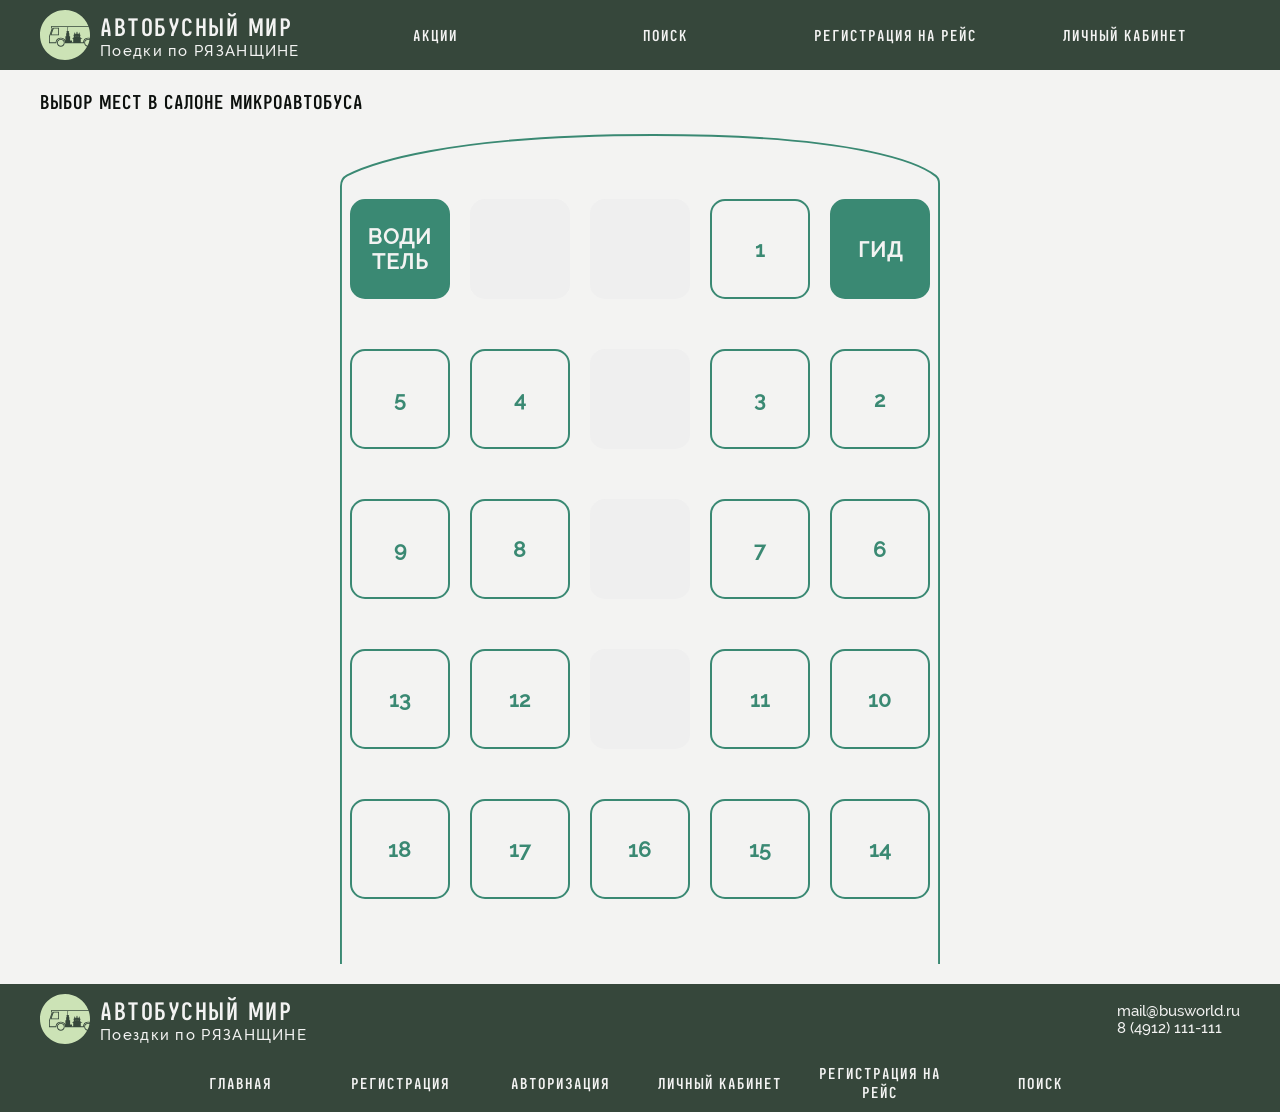
<file: seat.html>
<!DOCTYPE html>
<html lang="ru">

<head>
    <title></title>
    <meta charset="utf-8">
    <meta name="viewport" content="width=device-width, initial-scale=1.0">
    <link rel="stylesheet" href="css/style.css">
    <script src="js/code.js" defer></script>

</head>

<body>
    <header>
        <div class="inner-header">
            <a href="index.html">
                <div class="logo-name">
                    <div class="img logo"></div>
                    <div class="name">
                        <h2>Автобусный мир</h2>
                        <p>Поедки по РЯЗАНЩИНЕ</p>
                    </div>
                </div>
            </a>

            <div class="burnav" id="burnav">
                <div class="hamburger-close" id="hamburger-close">
                    <h2>Х</h2>
                </div>
                <ul class="nav-burnav">
                    <a class="burnav-link" href="index.html#sec-sales">
                        <li class="burnav-opt">
                            Акции
                        </li>
                    </a>
                    <a class="burnav-link" href="search.html">
                        <li class="burnav-opt">
                            Поиск
                        </li>
                    </a>
                    <a class="burnav-link" href="booking.html">
                        <li class="burnav-opt">
                            Регистрация на рейс
                        </li>
                    </a>
                    <a class="burnav-link" href="profile.html">
                        <li class="burnav-opt">
                            Личный кабинет
                        </li>
                    </a>
                </ul>
            </div>

            <ul class="nav-header">
                <a class="burnav-link" href="index.html#sec-sales">
                    <li class="nav-opt">
                        Акции
                    </li>
                </a>
                <a class="burnav-link" href="search.html">
                    <li class="nav-opt">
                        Поиск
                    </li>
                </a>
                <a class="burnav-link" href="booking.html">
                    <li class="nav-opt">
                        Регистрация на рейс
                    </li>
                </a>
                <a class="burnav-link" href="profile.html">
                    <li class="nav-opt">
                        Личный кабинет
                    </li>
                </a>
            </ul>

            <div id="hamburger-button" class="hamburger-button">
                <span class="hamburger-line"></span>
                <span class="hamburger-line"></span>
                <span class="hamburger-line"></span>
            </div>


        </div>
    </header>

    <main>
        <div class="inner-main">

            <div class="section sec-seat">
                <h3>Выбор мест в салоне микроавтобуса</h3>

                <div class="seats">
                    <table>
                        <tr>
                            <td><button class="seat seat-driver"><h2>Води<br>тель<h2></button></td>
                            <td><button class="seat seat-no"></button></td>
                            <td><button class="seat seat-no"></button></td>
                            <td><button class="seat seat-yes"><h2>1</h2></button></td>
                            <td><button class="seat seat-gid"><h2>Гид</h2></button></td>
                        </tr>
                        <!-- <tr>
                            <td><button class="seat seat-no"></button></td>
                            <td><button class="seat seat-no"></button></td>
                            <td><button class="seat seat-no"></button></td>
                            <td><button class="seat seat-no"></button></td>
                            <td><button class="seat seat-no"></button></td>
                        </tr> -->
                        <tr>
                            <td><button class="seat seat-yes"><h2>5</h2></button></td>
                            <td><button class="seat seat-yes"><h2>4</h2></button></td>
                            <td><button class="seat seat-no"><h2></h2></button></td>
                            <td><button class="seat seat-yes"><h2>3</h2></button></td>
                            <td><button class="seat seat-yes"><h2>2</h2></button></td>
                        </tr>
                        <tr>
                            <td><button class="seat seat-yes"><h2>9</h2></button></td>
                            <td><button class="seat seat-yes"><h2>8</h2></button></td>
                            <td><button class="seat seat-no"><h2></h2></button></td>
                            <td><button class="seat seat-yes"><h2>7</h2></button></td>
                            <td><button class="seat seat-yes"><h2>6</h2></button></td>
                        </tr>
                        <tr>
                            <td><button class="seat seat-yes"><h2>13</h2></button></td>
                            <td><button class="seat seat-yes"><h2>12</h2></button></td>
                            <td><button class="seat seat-no"><h2></h2></button></td>
                            <td><button class="seat seat-yes"><h2>11</h2></button></td>
                            <td><button class="seat seat-yes"><h2>10</h2></button></td>
                        </tr>
                        <tr>
                            <td><button class="seat seat-yes"><h2>18</h2></button></td>
                            <td><button class="seat seat-yes"><h2>17</h2></button></td>
                            <td><button class="seat seat-yes"><h2>16</h2></button></td>
                            <td><button class="seat seat-yes"><h2>15</h2></button></td>
                            <td><button class="seat seat-yes"><h2>14</h2></button></td>
                        </tr>
                    </table>
                    <!-- <div class="seat-bg"></div> -->

                </div>
            </div>

        </div>
    </main>

    <footer>
        <div class="inner-footer">
            <div class="logo-name-email-tel">
                <a href="index.html">
                    <div class="logo-name">
                        <div class="img logo"></div>
                        <div class="name">
                            <h2>Автобусный мир</h2>
                            <p>Поездки по РЯЗАНЩИНЕ</p>
                        </div>
                    </div>
                </a>

                <div class="email-tel">
                    <p> mail@busworld.ru</p>
                    <p>8 (4912) 111-111</p>
                </div>
            </div>
            <nav>
                <ul class="nav-footer">
                    <a class="nav-link" href="index.html">
                        <li class="nav-opt">
                            Главная
                        </li>
                    </a>
                    <a class="nav-link" href="register.html">
                        <li class="nav-opt">
                            Регистрация
                        </li>
                    </a>
                    <a class="nav-link" href="login.html">
                        <li class="nav-opt">
                            Авторизация
                        </li>
                    </a>
                    <a class="nav-link" href="profile.html">
                        <li class="nav-opt">
                            Личный кабинет
                        </li>
                    </a>
                    <a class="nav-link" href="booking.html">
                        <li class="nav-opt">
                            Регистрация на рейс
                        </li>
                    </a>
                    <a class="nav-link" href="search.html">
                        <li class="nav-opt">
                            Поиск
                        </li>
                    </a>
                </ul>
            </nav>
        </div>
    </footer>
</body>

</html>
</file>
<file: css/style.css>
@font-face {
	font-family: 'Iosevka Charon Bold';
	font-style: normal;
	font-weight: bold;
	src: local('Iosevka Charon Bold'),
		url(../fonts/IosevkaCharon-Bold.eot) format('eot'), 
		url(../fonts/IosevkaCharon-Bold.ttf) format('ttf'), 
		url(../fonts/IosevkaCharon-Bold.woff) format('woff'), 
		url(../fonts/IosevkaCharon-Bold.woff2) format('woff2'), 
}

@font-face {
	font-family: 'Iosevka Charon Regular';
	font-style: normal;
	font-weight: normal;
	src: local('Iosevka Charon Regular'),
		url(../fonts/IosevkaCharon-Regular.eot) format('eot'), 
		url(../fonts/IosevkaCharon-Regular.ttf) format('ttf'), 
		url(../fonts/IosevkaCharon-Regular.woff) format('woff'), 
		url(../fonts/IosevkaCharon-Regular.woff2) format('woff2'), 
}

@font-face {
	font-family: 'Raleway Medium';
	font-style: normal;
	font-weight: 500;
	src: local('Raleway Medium'),
		url(../fonts/Raleway-Medium.eot) format('eot'), 
		url(../fonts/Raleway-Medium.ttf) format('ttf'), 
		url(../fonts/Raleway-Medium.woff) format('woff'), 
		url(../fonts/Raleway-Medium.woff2) format('woff2'), 
        url(../fonts/Raleway-v4020-Medium.otf) format('opentype')
}

@font-face {
	font-family: 'Raleway MediumItalic';
	font-style: italic;
	font-weight: 500;
	src: local('Raleway MediumItalic'),
		url(../fonts/Raleway-MediumItalic.eot) format('eot'), 
		url(../fonts/Raleway-MediumItalic.ttf) format('ttf'), 
		url(../fonts/Raleway-MediumItalic.woff) format('woff'), 
		url(../fonts/Raleway-MediumItalic.woff2) format('woff2'), 
        url(../fonts/Raleway-v4020-MediumItalic.otf) format('opentype')
}


:root {
    --bg-main: #F3F3F2;
    --bg-accent: #CCE3B6;
    --bg-second: #36473B;
    --font-main: #0C100D;
    --font-plus: #666666;
    --accent: #3A8973;
    --accent-hov: #499E86;
}

* {
    margin: 0;
    padding: 0;
    font-size: 12pt;
    text-decoration: none;
    list-style: none;
    box-sizing: border-box;
}

body {
    min-height: 100vh;
}

h1 {
    font-size: 24pt;
    text-transform: uppercase;
    font-family: 'Iosevka Charon Bold';
}

h2, .burnav-opt, .nav-opt {
    letter-spacing: 1px;
    font-size: 18pt;
    text-transform: uppercase;
    font-family: 'Iosevka Charon Bold';
}

h3 {
    font-size: 14pt;
    text-transform: uppercase;
    font-family: 'Iosevka Charon Bold';
    color: var(--font-main);
    &:hover {
        text-decoration: none;
    }
    &.active {
        text-decoration: underline;
        color: var(--accent);
    }
}

p,
li {
    font-size: 12pt;
    font-family: 'Raleway Medium';
    color: var(--font-main);
}

a {
    color: inherit;
}

.font-plus {
	font-family: 'Raleway Medium';
    width: fit-content;
    color: var(--font-plus);
}

.font-header, .form-sec-header {
    text-align: start;
    font-family: 'Iosevka Charon Regular';
    font-size: 14pt;
    color: var(--font-main);
    text-transform: uppercase;
}

.font-message {
    font-size: 14px;
    color: var(--accent);
    display: none;
}

input::placeholder {
    font-family: 'Raleway Medium';
    color: var(--font-plus);    
}

.img {
    border-radius: 15px;
    background-position: center;
    background-size: cover;
    background-repeat: no-repeat;
    /* background-color: #ff0000; */
}
input, input:focus  {
    outline: none;
    background-color: inherit;
    border: none;
    border-bottom: solid 2px var(--font-main);
    &.active{
        border-width: 0;
        border-bottom: solid 2px var(--accent);
    }
    /* &:valid {
        border-bottom: solid 2px var(--font-main);
    }
    &:invalid {
        border-bottom: solid 2px var(--accent);
    } */
}

input[type=number]::-webkit-inner-spin-button,
input[type=number]::-webkit-outer-spin-button {
    -webkit-appearance: none;
}

input[type="date"]::-webkit-calendar-picker-indicator {
    display: none;
}

input[type="time"]::-webkit-calendar-picker-indicator {
    display: none;
}
  
input[type=checkbox], input[type=checkbox]:focus {
    accent-color: var(--accent);
    border: solid 2px var(--accent);
    border-radius: 5px;
    width: 16px;
    height: 16px;
}

.icon-more {
    position: relative;
    min-width: 25px;
    min-height: 25px;
    background-image: url(../img/icon_more.svg);
    background-size: 25px;
    background-position: center;
    background-repeat: no-repeat;
}

.icon-more-about {
    top: -120px;
    left: 0;
    position: absolute;
    display: flex;
    flex-direction: column;
    gap: 10px;
    background-color: var(--bg-main);
    color: var(--font-main);
    border: solid 2px var(--accent);
    border-radius: 10px;
    padding: 10px;
    width: 200px;
    text-align: center;
}

.but-main,
.but-nav,
.but-change {
    border-radius: 15px;
    padding: 10px 40px;
    border-width: 2px;
    border-style: solid;
}

.but-icon {
    z-index: 3;
    border: none;
    background-color: initial;
    width: 45px;
    height: 45px;
    background-position: center;
    background-repeat: no-repeat;
    background-size: cover;
}

.but-main {
    border-color: var(--accent);
    background-color: var(--accent);
    color: var(--bg-main);
    &:hover {
        border-color: var(--bg-accent);
        background-color: var(--accent);
        color: var(--bg-main);
    }
    &.active {
        border-color: var(--accent);
        background-color: var(--bg-accent);
        color: var(--accent);
    }
}

.but-nav {
    border-color: var(--accent);
    background-color: var(--bg-main);
    color: var(--accent);
    &:hover {
        border-color: var(--accent);
        background-color: var(--bg-accent);
        color: var(--accent);
    }
    &.active {
        border-color: var(--accent);
        background-color: var(--accent);
        color: var(--bg-main);
    }
}

.but-change {
    border: solid 1px var(--accent);
    background-color: var(--bg-main);
    border-radius: 12px;
    color: var(--font-main);
    padding: 5px 10px;
    width: 135px;
    &:hover {
        background-color: var(--bg-accent);
        border-color: var(--accent);
        color: var(--font-main);
    }
    &.active {
        background-color: var(--accent);
        border-color: var(--accent);
        color: var(--bg-main);
    }
}

.but-minus {
    background-image: url(../img/minus.svg);
}

.but-plus {
    background-image: url(../img/plus.svg);
}

.but-swap {
    position: absolute;
    width: 40px;
    height: 40px;
    background-image: url(../img/icon_swap.svg);
    align-self: center;
    left: 195px;
}

.search-but {
    width: 100%;
    border: none;
    background-color: var(--accent);
    color: var(--bg-main);
    padding: 15px  0 ;
    text-align: center;
}

.search {
    overflow: hidden;
    border-radius: 18px;
    border: solid 2px var(--accent);
    display: flex;
    flex-direction: row;
    gap: 0;
    max-width: 1240px;
    width: 100%;
    height: fit-content;
    justify-content: space-between;
    background-color: var(--bg-main);
}

.search-icon {
    border-radius: 0;
    min-width: 47px;
    height: 100%;
    background-size: 50%;
    aspect-ratio: 1 / 1;
    background-image: url(../img/icon_search.svg);
    background-color: var(--accent);
}

.search-fields {
    position: relative;
    display: flex;
    flex-direction: row;
    width: 100%;
}

.search-field {
    padding: 5px 5px 5px 20px;
    max-width: 215px;
    width: 215px;
    border: solid 1px var(--accent);
    border-width: 0 1px 0 1px;
}

.search-field input,
.search-field input.active {
    width: 100%;
    background-color: inherit;
    border: none;
}


header,
main,
footer {
    width: 100vw;
    height: fit-content;
    align-content: start;
    justify-items: center;
}

.inner-footer,
.inner-header,
.inner-main,
.section {
    display: flex;
    height: fit-content;
    max-width: 1920px;
    width: 100%;
    box-sizing: border-box;
}

.section {
    height: fit-content;
    padding: 20px 40px;
    display: flex;
    flex-direction: column;
    gap: 20px;
    background-position: center;
    background-size: cover;
    background-repeat: no-repeat;
}

.sec-form {
    align-items: center;
}

main {
    height: fit-content;
    background-color: var(--bg-main);
}

header {
    position: sticky;
    top: 0;
    left: 0;
}

footer {
    display: flexbox;
    bottom: 0;
}

header,
footer {
    z-index: 5;
    background-color: var(--bg-second);
    color: var(--bg-main);
}

.inner-header {
    padding: 10px 40px;
    flex-direction: row;
    justify-content: space-between;
    align-items: center;
    color: var(--bg-main);
    p,
    li {
        font-size: 11pt;
        color: var(--bg-main);
    }
}

.inner-footer {
    width: 100%;
    max-width: none;
    padding: 10px 40px;
    display: grid;
    grid-template-columns: repeat(2, auto);
    gap: 20px;
    justify-content: space-between;
    align-items: center;
    color: var(--bg-main);
    p,
    li {
        font-size: 11pt;
        color: var(--bg-main);
    }
}

.logo-name-email-tel {
    display: flex;
    flex-direction: row;
    gap: 40px;
    justify-content: space-between;
    align-items: center;
    width: 100%;
}

.inner-main {
    min-height: 90vh;
    height: fit-content;
    padding: 0;
    flex-direction: column;
    gap: 0;
}

.nav-header {
    display: grid;
    grid-template-columns: repeat(4, 230px);
}

.nav-footer {
    display: grid;
    grid-template-columns: repeat(6, 160px);
}

.burnav {
    z-index: 5;
    position: absolute;
    top: 0;
    right: 0;
    display: none;
    flex-direction: row;
    gap: 20px;
    justify-content: space-between;
    padding: 20px;
    background-color: var(--bg-second);
    height: 100vh;
    width: fit-content;
    align-items: start;
    &.active {
        display: flex;
    }
}

.nav-burnav {
    display: flex;
    flex-direction: column;
    gap: 20px;
    ;
    align-items: center;
    width: auto;
    background-color: var(--bg-second);
}

.hamburger-button {
    display: none;
    min-width: 40px;
    min-height: 40px;
    width: 40px;
    height: 40px;
    border: none;
    flex-direction: column;
    justify-content: space-around;
}

.hamburger-close {
    width: 40px;
    height: 40px;
    border: none;
    display: flex;
    flex-direction: column;
    justify-content: space-around;
    background-color: inherit;
    h2 {
        color: var(--bg-main);
    }
}

.hamburger-line {
    width: 40px;
    height: 3px;
    background-color: var(--bg-main);
    border-radius: 2px;
}

.burnav-link {
    color: var(--bg-main);
    text-align: center;
    &:hover {
        text-decoration: underline;
    }
}

.burnav-opt {
    width: fit-content;
    padding: 10px 40px;
}

.nav-link {
    align-content: center;
    text-align: center;
    &:hover {
        text-decoration: underline;
    }
}

.nav-opt {
    align-content: center;
    text-align: center;
}

.logo-name {
    display: flex;
    flex-direction: row;
    gap: 10px;
    align-items: center;
}

.name {
    h2 {
        letter-spacing: 1.5px;
    }
    p {
        letter-spacing: 1.3px;
    }
}

.logo {
    min-height: 30px;
    min-width: 30px;
    height: 50px;
    width: 50px;
    max-width: 50px;
    max-height: 50px;
    aspect-ratio: 1 / 1;
    border: none;
    background-image: url(../img/logo.svg);
}

form {
    width: 100%;
    max-width: 910px;
    align-self: center;
    justify-self: center;
    z-index: 1;
    display: flex;
    flex-direction: column;
    gap: 20px;
    padding: 20px;
    background-color: var(--bg-main);
    border: solid 2px var(--accent);
    border-radius: 0;
    h3 {
        width: 100%;
        text-align: center;
    }
}

.sec-form {
    min-height: 90vh;
    height: 100%;
    background-image: url(../img/bg_form.jpg);
    justify-content: center;

}

.new-password {
    align-self: center;
    text-decoration: underline;
    text-align: center;
}

.reg-log {
    align-self: center;
    width: fit-content;
    display: flex;
    flex-direction: row;
    gap: 0;
}

.sec-login .reg-log {
    .log-h {
        text-decoration: underline;
    }
    .reg-h {
        text-decoration: none;
    }
}

.sec-register .reg-log {
    .log-h {
        text-decoration: none;
    }
    .reg-h {
        text-decoration: underline;
    }
}

.form-field {
    width: 100%;
    height: fit-content;
    display: flex;
    flex-direction: column;
    gap: 10px;
}

.form-agree {
    width: 100%;
    height: fit-content;
    display: flex;
    flex-direction: row;
    gap: 10px;
}

.but-form {
    width: 100%;
}

.sec-facts {
    position: relative;
    height: 240px;
    background-image: url(../img/facts-1.png);
}

.facts-bg {
    position: absolute;
    width: 90%;
    height: 90%;
    align-self: center;
    justify-self: start;
    background-position: center;
    background-repeat: no-repeat;
    background-size: contain;
    background-image: url(../img/path.svg);
}

.concepts {
    width: 100%;
    display: flex;
    flex-direction: row;
    gap: 20px;
    justify-content: space-between;
    align-items: center;
}

.concept {
    max-width: 445px;
    width: 100%;
    height: 100%;
    max-height: 170px;
    display: flex;
    flex-direction: column;
    gap: 20px;
    padding: 40px 20px;
    background-color: var(--bg-accent);
    text-align: center;
    justify-content: center;
    border: solid 2px var(--bg-accent);
    &:hover {
        border: solid 2px var(--accent);
    }
    &.active {
        border: solid 2px var(--accent);
    }
}

.concept .font-header {
    text-align: center;
}

.symbol-plus {
    border-radius: 0;
    min-width: 50px;
    min-height: 50px;
    background-image: url(../img/symbol_plus.svg);
}

.symbol-equal {
    border-radius: 0;
    min-width: 50px;
    min-height: 50px;
    background-image: url(../img/symbol_equal.svg);
}

.list-sales {
    display: grid;
    grid-template-columns: repeat(4, auto);
    gap: 20px;
    width: 100%;
    height: fit-content;
}

.sale {
    position: relative;
    overflow: hidden;
    width: 100%;
    max-width: 445px;
    min-width: fit-content;
    display: flex;
    flex-direction: column;
    gap: 10px;
    padding: 15px;
    border-radius: 15px;
    border: solid 2px var(--bg-accent);
    background-color: var(--bg-accent);
    color: var(--font-main);
    &:hover {
        border: solid 2px var(--accent);
        background-color: var(--bg-accent);
        color: var(--font-main);
    }
    &.active {
        border: solid 2px var(--accent);
        background-color: var(--accent);
        color: var(--bg-main);
    }
}

.sale-img-bg {
    position: absolute;
    z-index: 0;
    background-image: url(../img/logo-card-light.svg);
    width: 200px;
    height: 200px;
    aspect-ratio: 1 / 1;
    bottom: -50px;
    right: -20px;
}   

.sale-img {
    z-index: 1;
    width: 100%;
    max-height: 150px;
    min-height: 150px;
    background-image: url(../img/img_default.jpg);
}

.sale-name, .sale-info {
    z-index: 1;
}

.sale-but-more, .card-but-morem .card-history-but-more {
    position: absolute;
    right: 10px;
    bottom: 10px;
    background-image: url(../img/more.svg);
}

.slide-comment {
    width: 100%;
    height: fit-content;
    background-color: #fff;
    display: flex;
    flex-direction: row;
    gap: 20px;
    padding: 20px;
    border-radius: 15px;
}

.prev-comment {
    min-width: 45px;
    height: 45px;
    align-self: center;
    background-image: url(../img/more.svg);
    transform: scaleX(-1);
}

.next-comment {
    min-width: 45px;
    height: 45px;
    align-self: center;
    background-image: url(../img/more.svg);
}

.comment {
    display: flex;
    flex-direction: row;
    gap: 20px;
}

.comment-img {
    height: 100%;
    aspect-ratio: 1 / 1;
    width: 100%;
    max-width: 120px;
    max-height: 120px;
    min-height: 60px;
    min-width: 60px;
    align-self: top;
    background-image: url(../img/profile_default.jpg);
}

.comment-info {
    display: flex;
    flex-direction: column;
    gap: 10px;
}

.comment-info-name {
    font-weight: bold;
}

.sec-subscription {
    position: relative;
    overflow: hidden;
}

.sub-bg {
    z-index: 0;
    position: absolute;
    width: 100%;
    height: 100%;
    top: 0;
    left: 0;
    filter: blur(2px);
    background-image: url(../img/bg_map.jpg);
    border-radius: 0;
}

form.subscription {
    max-width: 755px;
    align-self: self-start;
}

.form-sec {
    display: flex;
    flex-direction: column;
    gap: 15px;
}

.form-sec .form-field {
    flex-direction: row;
    p {
        min-width: 425px;
    }
    input {
        width: 100%;
    }
}

.form-inputs {
    width: 100%;
    display: flex;
    flex-direction: row;
    gap: 20px;
    align-content: center;
    input {
        width: 100%;
    }
}

.passenger {
    display: flex;
    flex-direction: column;
    gap: 10px;
    background-color: #fff;
    padding: 10px;
    border-radius: 15px;
}

.del-passenger, .plus-passenger {
    display: flex;
    flex-direction: row-reverse;
    gap: 20px;
    justify-content: start;
    align-items: center;
}

.del-passenger.book-manage, .plus-passenger.book-manage {
    display: none;
}

.seats {
    position: relative;
    width: fit-content;
    padding: 40px 0;
    align-self: center;
    max-width: 1000px;
    background-image: url(../img/bg-seat.svg);
    background-position: top;
    background-repeat: no-repeat;
    background-size: 100%;


}

/* .seat-bg {
    position: absolute;
    z-index: 1;
    top: 0;
    left: 0;
    width: 100%;
    height: 100%;
    background-image: url(../img/bg-seat.svg);
    background-position: top;
    background-repeat: no-repeat;
    background-size: 100%;

} */

.seats table {
    justify-self: center;
    display: grid;
    grid-template-columns: repeat(1, 100%);
    background-color: initial;
}

.seats table tr {
    display: grid;
    grid-template-columns: repeat(5, auto);
    /* gap: 50px 20px; */
}

.seat{
    margin: 25px 10px;
    display: block;
    min-width: 100px;
    min-height: 100px;
    max-width: 100px;
    max-height: 100px;
    width: 100px;
    height: 100px;
    aspect-ratio: 1 / 1;
    text-align: center;
    align-content: center;
    border-radius: 15px;
    border: none;
}

.seat h2 {
    font-family: 'Raleway Medium';
    font-size: 16pt;
    width: 100%;

}

.seat-driver, .seat-gid {
    border: solid 2px var(--accent);
    background-color: var(--accent);
    color: var(--bg-main);
    text-align: center;
}

.seat-yes {
    border: solid 2px var(--accent);
    background-color: var(--bg-main);
    color: var(--accent);
    &:hover {
        border: solid 2px var(--accent);
        background-color: var(--bg-accent);
        color: var(--accent);
    }
    &.active {
        border: solid 2px var(--accent);
        background-color: var(--accent);
        color: var(--bg-main);
    }
}

.found-to-where {
    display: flex;
    flex-direction: row;
    gap: 100px;
    justify-content: space-between;
}

.found-to, .found-from {
    width: 100%;
    max-width: 870px;
    display: flex;
    flex-direction: column;
    gap: 20px;
}

.found-to-list, .found-from-list {
    display: grid;
    grid-template-columns: repeat(2, 50%);
    gap: 20px;
    justify-content: space-between;
}

.card {
    overflow: hidden;
    position: relative;
    width: 100%;
    height: fit-content;
    display: flex;
    flex-direction: column;
    gap: 10px;
    padding: 15px;
    border-radius: 15px;
    background-color: var(--bg-accent);
    border: solid 2px var(--bg-accent);
    color: var(--font-main);
    .card-img-bg {
        position: absolute;
        z-index: 0;
        background-image: url(../img/logo-card-light.svg);
        width: 200px;
        height: 200px;
        aspect-ratio: 1 / 1;
        bottom: -50px;
        right: -20px;
        }
    &:hover {
        background-color: var(--bg-accent);
        border: solid 2px var(--accent);
        color: var(--font-main);
    }
    &.active {
        background-color: var(--accent);
        border: solid 2px var(--bg-accent);
        .card-info-name, .card-info-inf p {
            color: var(--bg-main);    
        }
        .icon-more {
            background-image: url(../img/icon-more-dark.svg);
        }
        .card-img-bg {
            position: absolute;
            z-index: 0;
            background-image: url(../img/logo-card-dark.svg);
            width: 200px;
            height: 200px;
            aspect-ratio: 1 / 1;
            bottom: -50px;
            right: -20px;
            }
        .card-but-more, .card-history-but-more {
            background-image: url(../img/more-dark.svg);
        }
    }
}

.card-img {
    z-index: 1;
    width: 100%;
    height: 200px;
    background-image: url(../img/img_default.jpg);
}

.card-info {
    z-index: 1;
    display: flex;
    flex-direction: column;
    gap: 20px;
}

.card-info-para {
    display: flex;
    flex-direction: row;
    gap: 20px;
    justify-content: start;
    align-items: center;

}

.card-info-name {
    max-width: 120px;
    min-width: 120px;
}

.card-info-inf {
    display: flex;
    flex-direction: row;
    gap: 20px;
    justify-content: space-between;
}

.card-info-inf  .icon-more {
    min-width: 20px;
    min-height: 20px;
    background-image: url(../img/icon_more.svg);
    background-size: 20px;
    background-position: center;
    background-repeat: no-repeat;
}

.card-but-more, .card-history-but-more {
    position: absolute;
    z-index: 2;
    bottom: 15px;
    right: 15px;
    background-image: url(../img/more.svg);
}

.profile-info {
    width: 100%;
    display: flex;
    flex-direction: column;
    gap: 15px;
}

.profile-info-para {
    display: flex;
    flex-direction: row;
    gap: 20px;
    align-content: center;
}

.profile-info-name {
    width: 100%;
    max-width: 445px;
}

.profile-info-inf {
    display: flex;
    flex-direction: row;
    gap: 20px;
    width: 100%;
}

.profile-info-inf input {
    width: 100%;
    max-width: 445px;
}

.card-info-para.code-ride .card-info-name {
    max-width: none;
}

.nav-books {
    width: 100%;
    display: flex;
    flex-direction: row;
    gap: 20px;
    height: fit-content;
}

.nav-book {
    min-width: 135px;
    max-width: 135px;
    text-align: center;
    padding: 10px;
    border-radius: 12px;
    border: solid 2px var(--accent);
    background-color: var(--bg-main);
    p {
        color: var(--accent);
    }
    &:hover {
        border: solid 2px var(--accent);
        background-color: var(--bg-accent);
        p {
            color: var(--accent);
        }
    }
    &.active {
        border: solid 2px var(--accent);
        background-color: var(--accent);
        p {
            color: var(--bg-main);
        }
    }

}

.history-list {
    display: grid;
    grid-template-columns: repeat(3, auto);
    gap: 20px;
}

.sec-search {
    position: relative;
}

.search-more {
    position: absolute;
    top: 90px;
    width: fit-content;
    padding: 0 50px;
    display: flex;
    flex-direction: row;
    gap: 0;
}

.sec-concepts {
    z-index: 1;
}

.search {
    z-index: 2;
}

#search-more {
    z-index: 1;
    &.active {
        z-index: 5;
    }

}

.from-list ul, .to-list ul{
    display: flex;
    flex-direction: column;
    gap: 0;
    background-color: var(--bg-main);
    border: solid 2px var(--accent);
    border-radius: 10px;
    width: 215px;
    max-height: 180px;
    overflow-y: auto;
    overflow-x: hidden;
    scrollbar-color:  var(--accent) var(--bg-main); 
    li {
        padding: 10px;
        text-align: start;
        color: var(--font-plus);
    }
}

.from-when-list, .to-when-list {
    visibility: hidden;
    display: flex;
    flex-direction: column;
    gap: 10px;
    padding: 10px;
    background-color: var(--bg-main);
    border: solid 2px var(--accent);
    border-radius: 10px;
    width: 215px;
    text-align: center;
    justify-content: center;
    font-family: 'Raleway Medium';
    &.active {
        visibility: visible;
    }
}

.calendar tr td {
    width: 20px;
    height: 20px;
    min-width: 20x;
    min-height: 20px;
    max-width: 20x;
    max-height: 20px;
    text-align: center;
    align-items: center;
    border: solid 2px var(--bg-main);
}

.month {
    display: flex;
    flex-direction: row;
    width: 100%;
    justify-content: space-between;
}

.prev-month, .next-month {
    background-image: url(../img/next.svg);
    background-size: cover;
    background-position: center;
    background-repeat: no-repeat;
    width: 15px;
    height: 15px;
}

.prev-month {
    transform: scaleX(-1);
}

.calendar-weakday {
    color: var(--accent);
}

.calendar-not-this-month {
    border-radius: 50%;
    color: var(--font-plus);
}

.calendar-this-month {
    border-radius: 50%;

    color: var(--font-main);
    &:hover {
        background-color: var(--bg-accent);
    }
    &.active {
        border: solid 2px var(--accent);
    }
}

.calendar-this-month.today {
    border: solid 2px var(--accent);
    background-color: var(--accent);
    color: var(--bg-main);
    border-radius: 50%;
}

.amount-list {
    display: flex;
    visibility: hidden;
    flex-direction: row;
    padding: 5px;
    background-color: var(--bg-main);
    border: solid 2px var(--accent);
    border-radius: 20px;
    width: 215px;
    height: fit-content;
    text-align: center;
    justify-content: space-between;
    font-family: 'Raleway Medium';
    &.active {
        visibility: visible;
    }

}

.amount-minus {
    background-image: url(../img/minus.svg);
}

.amount-plus {
    background-image: url(../img/plus.svg);
}

.amount-list input {
    border: none;
    text-align: center;
    font-family: 'Raleway Medium';
    &.active {
        border: none;
    }
}

#fr-l {
    visibility: hidden;
    &.active {
        visibility: visible;
    }
}

#to-l {
    visibility: hidden;
    &.active {
        visibility: visible;
    }
}

#fr-when-l {
    visibility: hidden;
    &.active {
        visibility: visible;
    }
}

#to-when-l {
    visibility: hidden;
    &.active {
        visibility: visible;
    }
}

#amount-l {
    visibility: hidden;
    &.active {
        visibility: visible;
    }
}

@media screen and (max-width: 1600px) {
    .inner-footer {
        grid-template-columns: repeat(1, 100%);
        align-content: center;
        justify-items: center;
    }
}

@media screen and (max-width: 1300px) {
    .search {
        flex-direction: column;
    }
    .search-icon {
        height: 50px;
        width: 100%;
        background-size: 30px;
    }
    .search-fields {
        flex-direction: column;
    }
    .search-field {
        max-width: none;
        width: 100%;
        border-width: 1px 0 1px 0;
    }
    .but-swap {
        left: auto;
        top: 25px;
        right: 10px;
    }
    .concepts {
        width: fit-content;
        flex-direction: column;
        align-items: start;
        justify-content: center;
    }
    .symbol-plus, .symbol-equal {
        align-self: center;
    }
    .found-to-where {
        gap: 50px;
    }
    .found-from-list, .found-to-list {
        grid-template-columns: repeat(1, 100%);
    }
    .search-more {
        flex-direction: column;
        top: 120px;
        left: 0;
        .from-list {
            position: absolute;
            top: 10px;
        }
        .to-list {
            position: absolute;
            top: 60px;
        }
        .from-when-list {
            position: absolute;
            top: 110px;
        }
        .to-when-list {
            position: absolute;
            top: 160px;
        }
        .amount-list {
            position: absolute;
            top: 210px;
        }

    }
}

@media screen and (max-width: 1200px) {
    .nav-header {
        display: none;
    }
    .hamburger-button {
        display: flex;
    }
    .list-sales {
        grid-template-columns: repeat(2, auto);
    }
    .sale {
        max-width: none;
    }
    form.subscription {
        align-self: center;
    }
    .profile-info-name {
        max-width: 300px;
    }
    .history-list {
        grid-template-columns: repeat(2, auto);
    }
}

@media screen and (max-width: 1100px) {
    .nav-footer {
        text-align: center;
        grid-template-columns: repeat(2, 100%);
        gap: 20px;
        .nav-opt {
            max-width: none;
            width: 100%;
        }
    }
    .form-sec .form-field p {
        min-width: 250px;
    }
    .seat {
        max-width: 80px;
        max-height: 80px;
        min-width: 80px;
        min-height: 80px;
        width: 80px;
        height: 80px;
    }
}

@media screen and (max-width: 800px) {
    .sec-facts {
        background-image: url(../img/facts-2.png);
    }
    .section {
        padding: 20px 30px;
    }
    .nav-footer {
        grid-template-columns: repeat(2, auto);
    }
    .section {
        padding: 40px 30px;
    }
    .concepts {
        width: 100% ;
    }
    .concept {
        max-width: none;
        width: 100%;
        flex-direction: row;
        align-items: center;
        justify-content: start;
        p {
            min-width: 250px;
        }
        input {
            width: 100%;
        }
    }
    .list-sales {
        grid-template-columns: repeat(1, auto);
    }
    .comment-img {
        max-width: 60px;
        max-height: 60px;
    }
    .form-sec .form-field {
        flex-direction: column;
    }

    .form-sec .form-field p{
        min-width: 0;
        width: 100%;
    }
    .found-to-where {
        gap: 20px;
    }
    .profile-info-name {
        max-width: 130px;
    }
    .nav-book {
        max-width: 130px;
        min-width: 126px;
    }
}

@media screen and (max-width: 700px) {
    .found-to-where {
        flex-direction: column;
    }
    .profile-info-para {
        flex-direction: column;
        gap: 10px;
    }
    .profile-info-name {
        max-width: none;
    }
    .history-list {
        grid-template-columns: repeat(1, auto);
    }
}

@media screen and (max-width: 500px) {
    .reg-log {
        flex-direction: column;
        .sl {
            display: none;
        }
    }
    .concept {
        flex-direction: column;
    }
    .symbol-equal, .symbol-plus {
        align-self: center;
    }
    .nav-footer {
        grid-template-columns: repeat(1, 100%);
    }
    .logo-name-email-tel {
        flex-direction: column;
        gap: 20px;
    }
    .seat {
        max-width: 50px;
        max-height: 50px;
        min-width: 50px;
        min-height: 50px;
        width: 50px;
        height: 50px;
        border-radius: 10px;
        h2 {
            font-size: 11pt;
        }
    }
    .nav-books {
        flex-direction: column;
    }
    .nav-book {
        max-width: none;
        width: auto;
    }
}
</file>
